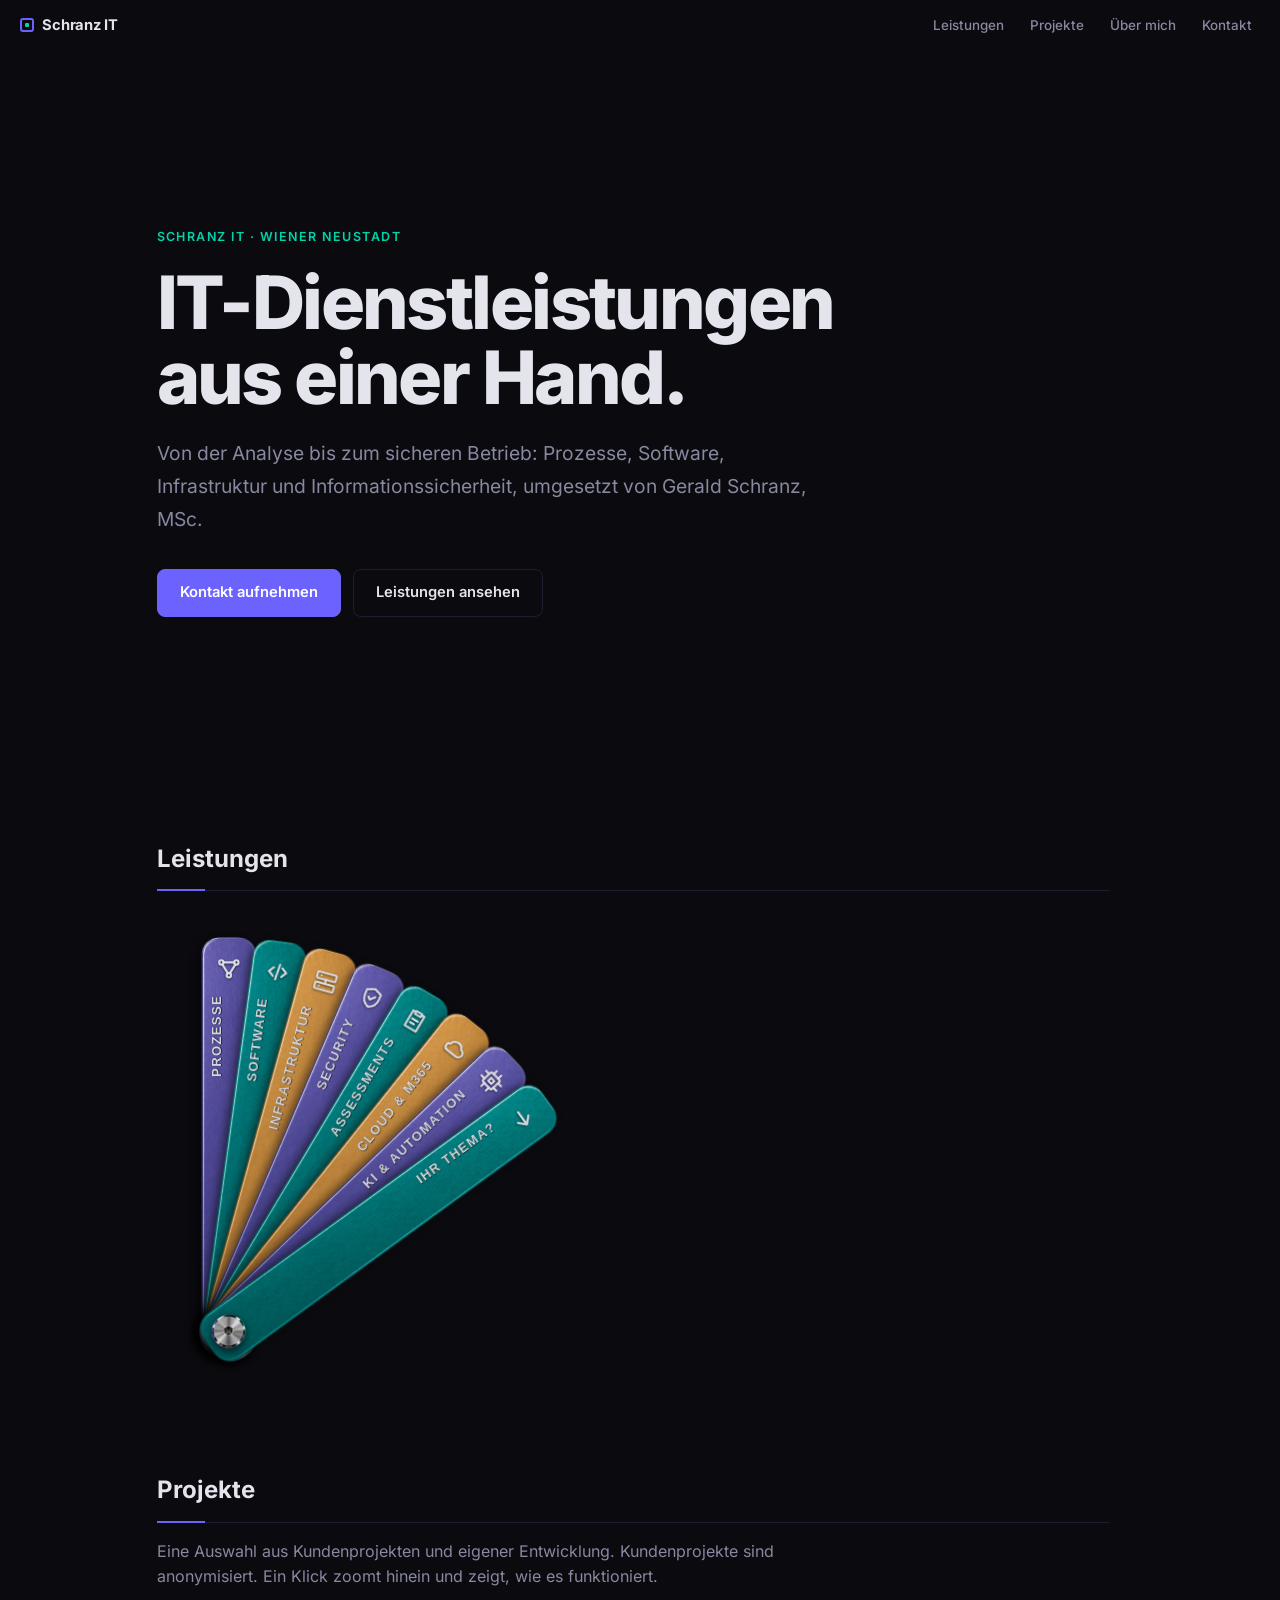
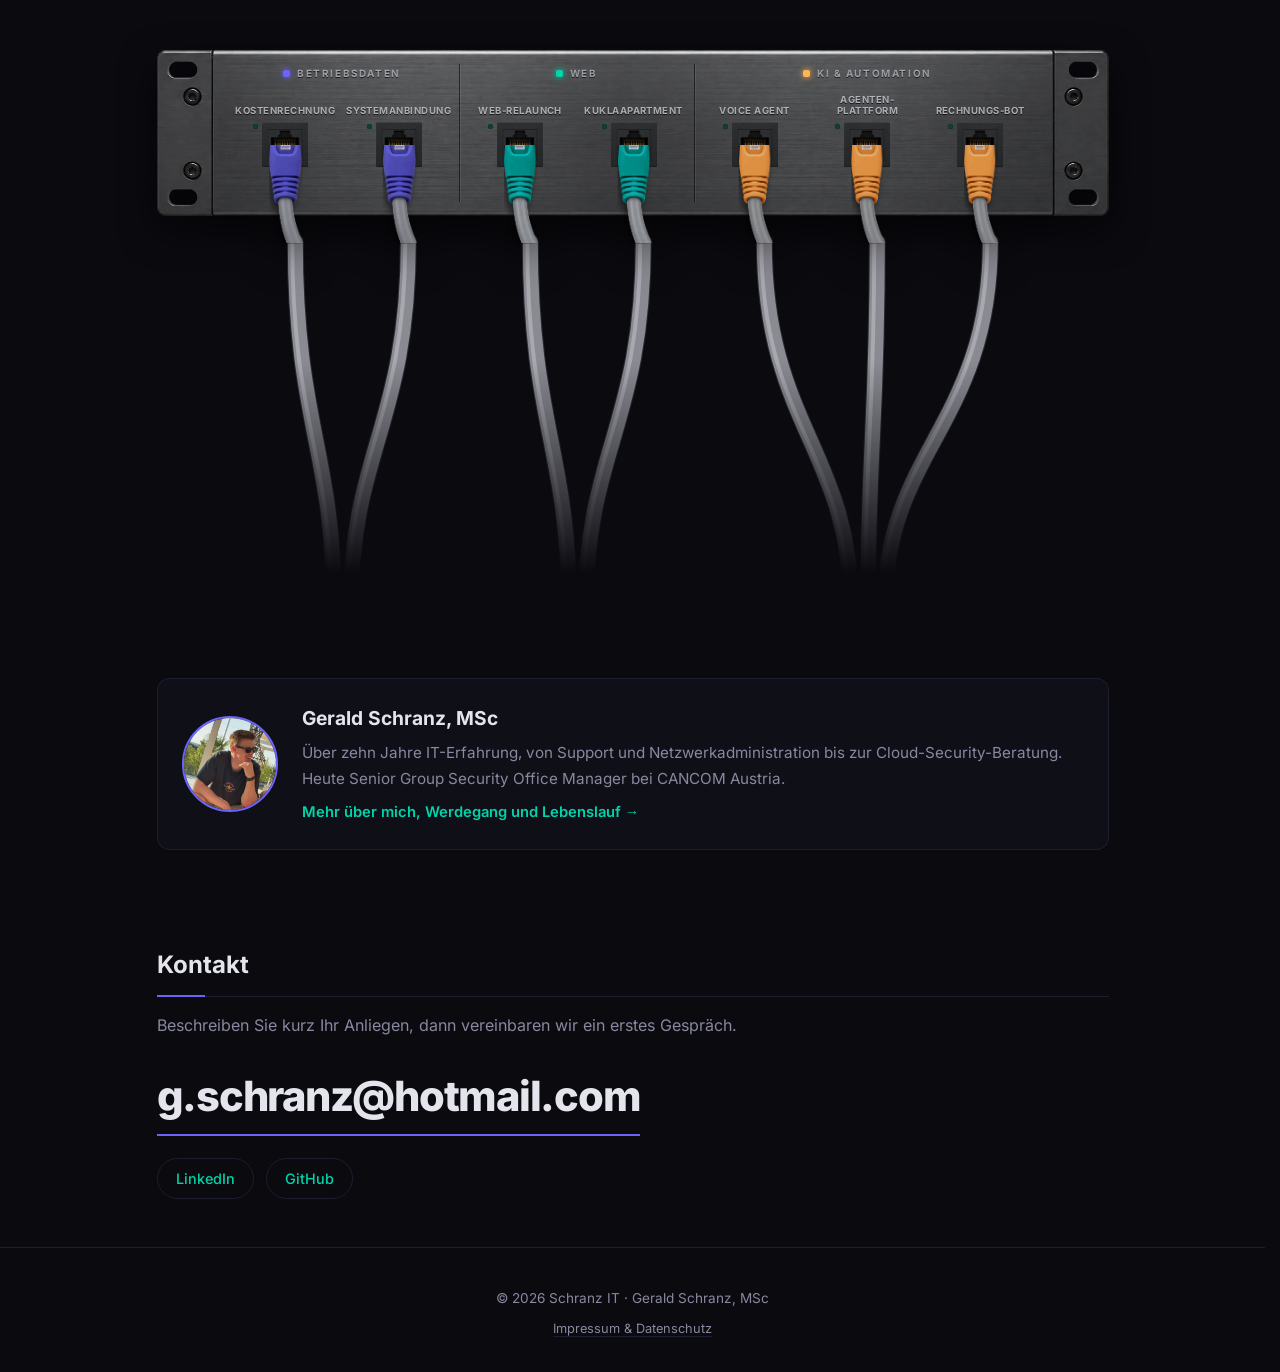
<file: index.html>
<!DOCTYPE html>
<html lang="de">
<head>
  <meta charset="UTF-8">
  <meta name="viewport" content="width=device-width, initial-scale=1.0">
  <meta name="description" content="Schranz IT – IT-Dienstleistungen aus Wiener Neustadt: Prozessoptimierung, Softwareentwicklung, System- und Netzwerk-Infrastruktur, Informationssicherheit und Assessments.">
  <title>Schranz IT – IT-Dienstleistungen | Gerald Schranz, MSc</title>
  <link rel="canonical" href="https://schranz-it.com/">
  <meta property="og:type" content="website">
  <meta property="og:site_name" content="Schranz IT">
  <meta property="og:locale" content="de_AT">
  <meta property="og:title" content="Schranz IT – IT-Dienstleistungen | Gerald Schranz, MSc">
  <meta property="og:description" content="Prozessoptimierung, Softwareentwicklung, System- und Netzwerk-Infrastruktur, Informationssicherheit und Assessments aus Wiener Neustadt.">
  <meta property="og:url" content="https://schranz-it.com/">
  <meta name="twitter:card" content="summary">
  <meta name="twitter:title" content="Schranz IT – IT-Dienstleistungen | Gerald Schranz, MSc">
  <meta name="twitter:description" content="Prozessoptimierung, Softwareentwicklung, System- und Netzwerk-Infrastruktur, Informationssicherheit und Assessments aus Wiener Neustadt.">
  <script type="application/ld+json">
  {
    "@context": "https://schema.org",
    "@type": "ProfessionalService",
    "name": "Schranz IT",
    "url": "https://schranz-it.com/",
    "description": "IT-Dienstleistungen aus Wiener Neustadt: Prozessoptimierung, Softwareentwicklung, System- und Netzwerk-Infrastruktur, Informationssicherheit und Assessments.",
    "founder": { "@type": "Person", "name": "Gerald Schranz, MSc" },
    "address": { "@type": "PostalAddress", "addressLocality": "Wiener Neustadt", "addressCountry": "AT" },
    "areaServed": { "@type": "Country", "name": "Österreich" },
    "knowsAbout": ["Prozessoptimierung", "Softwareentwicklung", "IT-Infrastruktur", "Informationssicherheit", "Cloud", "Künstliche Intelligenz"]
  }
  </script>
  <meta name="google-site-verification" content="061a092bc4430e7a">
  <meta name="google-site-verification" content="-a3eheZgzB0-BUqHjOb_Qx9B5T4hnTev9eYdQSYbncU">
  <link rel="icon" type="image/svg+xml" href="favicon.svg">
  <link rel="alternate icon" href="favicon.svg">
  <link rel="stylesheet" href="style.css">
  <script>try{if(!sessionStorage.getItem('heroIntroShown')&&!matchMedia('(prefers-reduced-motion: reduce)').matches){var r=document.documentElement;r.classList.add('splash-active','intro-hold','intro-run');setTimeout(function(){r.classList.remove('splash-active','intro-hold','intro-run')},7000)}}catch(e){}</script>
  <!-- Alte CV-Deep-Links (#about, #skills, …) auf die neue Über-mich-Seite umleiten.
       Diese Sektionen sind beim Relaunch von index.html nach ueber-mich.html gewandert. -->
  <script>
    (function () {
      var moved = ['about', 'certifications', 'education', 'experience', 'languages', 'skills'];
      var h = (location.hash || '').replace(/^#/, '');
      if (moved.indexOf(h) !== -1) { location.replace('/ueber-mich.html#' + h); }
    })();
  </script>
</head>
<body class="page-home">

  <div id="hero-splash" aria-hidden="true"><canvas></canvas></div>
  <script>
    // ── Hero-Intro: Warp-Tunnel (Canvas, native Geräteauflösung) ──
    // Läuft einmal pro Browser-Sitzung; ohne Video-Download, immer scharf.
    (function () {
      var root = document.documentElement;
      var splash = document.getElementById('hero-splash');
      if (!splash) return;
      if (!root.classList.contains('splash-active')) { splash.remove(); return; }

      var canvas = splash.querySelector('canvas');
      var ctx = canvas.getContext('2d');
      var DUR = 2000, REVEAL = .55, HIDE = .86, COUNT = 320;
      var W = 0, H = 0, dpr = 1, cx = 0, cy = 0, maxR = 0;
      var done = false, t0 = 0;
      var rays = [];
      for (var i = 0; i < COUNT; i++) {
        rays.push({
          a: Math.random() * Math.PI * 2,
          z: Math.random(),                 // 0 = Mitte, 1 = Rand
          v: .35 + Math.random() * .9,
          hue: Math.random() < .55 ? 0 : (Math.random() < .5 ? 1 : 2)
        });
      }
      var COLORS = ['108,99,255', '0,212,170', '235,235,245'];

      function resize() {
        dpr = Math.min(window.devicePixelRatio || 1, 3);
        W = window.innerWidth; H = window.innerHeight;
        canvas.width = Math.round(W * dpr);
        canvas.height = Math.round(H * dpr);
        ctx.setTransform(dpr, 0, 0, dpr, 0, 0);
        cx = W / 2; cy = H / 2;
        maxR = Math.hypot(cx, cy);
      }

      function draw(t, dt) {
        var speed = .25 + Math.pow(t, 2.2) * 5.2;
        ctx.fillStyle = 'rgb(10,10,15)';
        ctx.fillRect(0, 0, W, H);
        ctx.globalCompositeOperation = 'lighter';
        ctx.lineCap = 'round';
        for (var i = 0; i < rays.length; i++) {
          var r = rays[i];
          var z0 = r.z;
          r.z += r.v * speed * dt;
          if (r.z >= 1.15) { r.z = Math.random() * .05; r.a = Math.random() * Math.PI * 2; z0 = r.z; }
          var e0 = z0 * z0, e1 = r.z * r.z;
          var r0 = e0 * maxR * 1.05, r1 = e1 * maxR * 1.05;
          var ca = Math.cos(r.a), sa = Math.sin(r.a);
          var alpha = Math.min(1, e1 * 1.6) * (.35 + .65 * Math.min(1, t * 2));
          ctx.strokeStyle = 'rgba(' + COLORS[r.hue] + ',' + alpha.toFixed(3) + ')';
          ctx.lineWidth = .6 + e1 * 2.4;
          ctx.beginPath();
          ctx.moveTo(cx + ca * r0, cy + sa * r0);
          ctx.lineTo(cx + ca * r1, cy + sa * r1);
          ctx.stroke();
        }
        ctx.globalCompositeOperation = 'source-over';
        var glow = ctx.createRadialGradient(cx, cy, 0, cx, cy, maxR * (.12 + t * .5));
        var burst = t > .7 ? (t - .7) / .3 : 0;
        glow.addColorStop(0, 'rgba(150,140,255,' + (.18 * t + burst * burst * .5).toFixed(3) + ')');
        glow.addColorStop(1, 'rgba(108,99,255,0)');
        ctx.fillStyle = glow;
        ctx.fillRect(0, 0, W, H);
      }

      var revealed = false, hiding = false;
      function reveal() {
        if (revealed) return;
        revealed = true;
        root.classList.remove('intro-hold');
      }
      function hide() {
        if (hiding) return;
        hiding = true;
        splash.classList.add('hide');
      }
      function finish() {
        if (done) return;
        done = true;
        reveal(); hide();
        root.classList.remove('splash-active');
        try { sessionStorage.setItem('heroIntroShown', '1'); } catch (e) {}
        setTimeout(function () { root.classList.remove('intro-run'); }, 1500);
        setTimeout(function () { splash.remove(); }, 900);
      }

      var last = 0;
      function frame(now) {
        if (done) return;
        if (!t0) { t0 = now; last = now; }
        var t = Math.min((now - t0) / DUR, 1);
        var dt = Math.min((now - last) / 1000, .05);
        last = now;
        draw(t, dt);
        if (t >= REVEAL) reveal();
        if (t >= HIDE) hide();
        if (t >= 1) { finish(); return; }
        requestAnimationFrame(frame);
      }

      resize();
      if (window.ResizeObserver) new ResizeObserver(resize).observe(splash);
      else window.addEventListener('resize', resize);
      setTimeout(finish, 4000);
      requestAnimationFrame(frame);
    })();
  </script>

  <div id="circuit-fx" aria-hidden="true"></div>

  <div id="progress-bar"></div>

  <nav id="site-nav" aria-label="Hauptnavigation">
    <a class="nav-brand" href="#top" aria-label="Schranz IT – Startseite"><span class="nav-mark" aria-hidden="true"></span>Schranz IT</a>
    <button type="button" class="nav-toggle" aria-expanded="false" aria-controls="nav-links" aria-label="Menü öffnen">
      <span class="nav-toggle-bar" aria-hidden="true"></span>
    </button>
    <div class="nav-links" id="nav-links">
      <a href="#services">Leistungen</a>
      <a href="#projects">Projekte</a>
      <a href="ueber-mich.html">Über mich</a>
      <a href="#contact">Kontakt</a>
    </div>
  </nav>

  <header class="hero" id="top">
    <div class="container">
      <p class="hero-eyebrow">Schranz IT · Wiener Neustadt</p>
      <h1>IT-Dienstleistungen<br>aus einer Hand.</h1>
      <p class="hero-lead">Von der Analyse bis zum sicheren Betrieb: Prozesse, Software, Infrastruktur und Informationssicherheit, umgesetzt von Gerald Schranz, MSc.</p>
      <div class="hero-actions">
        <a class="btn btn-primary" href="#contact">Kontakt aufnehmen</a>
        <a class="btn" href="#services">Leistungen ansehen</a>
      </div>
    </div>
  </header>

  <main class="container">

    <!-- Leistungen -->
    <section id="services" class="reveal">
      <h2>Leistungen</h2>
      <div class="fan-wrap" id="fan">
        <div class="fan-stage" role="tablist" aria-label="Leistungen"></div>
        <div class="fan-detail" role="tabpanel" aria-live="polite"></div>
      </div>
      <div class="svc-grid" id="svc-list">
        <article class="svc-card" data-short="Prozesse">
          <svg class="svc-icon" viewBox="0 0 24 24" fill="none" stroke="currentColor" stroke-width="1.5" stroke-linecap="round" stroke-linejoin="round" aria-hidden="true"><circle cx="5" cy="6" r="2"/><circle cx="19" cy="6" r="2"/><circle cx="12" cy="18" r="2"/><path d="M7 6h10M6 8l5 8M18 8l-5 8"/></svg>
          <h3>Prozessoptimierung</h3>
          <p>Abläufe analysieren, Medienbrüche und Doppelerfassungen aufdecken und dort automatisieren, wo es sich rechnet.</p>
        </article>
        <article class="svc-card" data-short="Software">
          <svg class="svc-icon" viewBox="0 0 24 24" fill="none" stroke="currentColor" stroke-width="1.5" stroke-linecap="round" stroke-linejoin="round" aria-hidden="true"><path d="M8 8l-4 4 4 4M16 8l4 4-4 4M13.5 5l-3 14"/></svg>
          <h3>Softwareentwicklung</h3>
          <p>Web-Anwendungen, Schnittstellen und Auswertungen, von der Ablöse gewachsener Excel- und Access-Lösungen bis zur eigenen Anwendung.</p>
        </article>
        <article class="svc-card" data-short="Infrastruktur">
          <svg class="svc-icon" viewBox="0 0 24 24" fill="none" stroke="currentColor" stroke-width="1.5" stroke-linecap="round" stroke-linejoin="round" aria-hidden="true"><rect x="3" y="4" width="18" height="6" rx="1"/><rect x="3" y="14" width="18" height="6" rx="1"/><path d="M7 7h.01M7 17h.01M12 10v4"/></svg>
          <h3>System- & Netzwerk-Infrastruktur</h3>
          <p>Planung, Konfiguration und Betreuung von Servern, Netzwerken und Clients, inklusive Diensten wie DNS und DHCP.</p>
        </article>
        <article class="svc-card" data-short="Security">
          <svg class="svc-icon" viewBox="0 0 24 24" fill="none" stroke="currentColor" stroke-width="1.5" stroke-linecap="round" stroke-linejoin="round" aria-hidden="true"><path d="M12 3l7 3v5c0 4.5-3 8.2-7 10-4-1.8-7-5.5-7-10V6l7-3z"/><path d="M9 12l2 2 4-4"/></svg>
          <h3>Informationssicherheit</h3>
          <p>Sicherheitskonzepte, Härtung, Rechte- und Identitätsmanagement sowie Security-Lösungen im Microsoft-Umfeld.</p>
        </article>
        <article class="svc-card" data-short="Assessments">
          <svg class="svc-icon" viewBox="0 0 24 24" fill="none" stroke="currentColor" stroke-width="1.5" stroke-linecap="round" stroke-linejoin="round" aria-hidden="true"><path d="M9 4h6v3H9z"/><path d="M8 5H6v16h12V5h-2"/><path d="M9 12h6M9 16h4"/></svg>
          <h3>Assessments</h3>
          <p>Bestandsaufnahme von IT, Sicherheit und Prozessen, mit priorisierten und umsetzbaren Empfehlungen statt dicker Berichte.</p>
        </article>
        <article class="svc-card" data-short="Cloud &amp; M365">
          <svg class="svc-icon" viewBox="0 0 24 24" fill="none" stroke="currentColor" stroke-width="1.5" stroke-linecap="round" stroke-linejoin="round" aria-hidden="true"><path d="M7 18h10a4 4 0 0 0 .5-8 6 6 0 0 0-11.4 1.5A3.3 3.3 0 0 0 7 18z"/></svg>
          <h3>Cloud & Microsoft 365</h3>
          <p>Azure-Infrastruktur und Migration, Modern Workplace mit Microsoft 365, Exchange Online und Teams.</p>
        </article>
        <article class="svc-card" data-short="KI &amp; Automation">
          <svg class="svc-icon" viewBox="0 0 24 24" fill="none" stroke="currentColor" stroke-width="1.5" stroke-linecap="round" stroke-linejoin="round" aria-hidden="true"><rect x="6" y="6" width="12" height="12" rx="2"/><path d="M9 2v4M15 2v4M9 18v4M15 18v4M2 9h4M2 15h4M18 9h4M18 15h4"/><path d="M10 10h4v4h-4z"/></svg>
          <h3>KI-Integration & Automatisierung</h3>
          <p>KI-Assistenten, Agenten und Workflows, die sich in bestehende Abläufe und Systeme einfügen.</p>
        </article>
        <a class="svc-card svc-cta" href="#contact">
          <h3>Ihr Thema fehlt?</h3>
          <p>Schreiben Sie mir, worum es geht. Viele Aufgaben liegen zwischen diesen Feldern.</p>
          <span class="svc-cta-arrow" aria-hidden="true">→</span>
        </a>
      </div>
    </section>

    <!-- Projects -->
    <section id="projects" class="reveal">
      <h2>Projekte</h2>
      <p class="sec-lead">Eine Auswahl aus Kundenprojekten und eigener Entwicklung. Kundenprojekte sind anonymisiert. Ein Klick zoomt hinein und zeigt, wie es funktioniert.</p>
      <div class="pf" id="pf" data-state="map">
        <div class="pf-stage">
          <canvas aria-hidden="true"></canvas>
        </div>
        <aside class="pf-panel" aria-live="polite"></aside>
      </div>
      <div class="project-grid pf-list" id="pf-list">
        <div class="project-card" data-id="kosten" data-cluster="data" data-short="Kostenrechnung" data-title="Kostenrechnungs-Viewer">
          <h3>Kostenrechnungs-Viewer</h3>
          <div class="desc">Ersetzt die gewachsene Access-Kostenrechnung eines Futtermittelherstellers. Die Anwendung liest das ERP live per SQL (nur lesend), bewertet Artikel mit Rezept- und Rohstoffpreisen und berechnet Wareneinsatz, Marge und Umlagenschlüssel. Fehlbuchungen werden mit Belegnummer gemeldet statt still korrigiert, und jede Zahl bleibt nachvollziehbar, auch wenn ein Ersatzwert eingesprungen ist.</div>
          <div class="tech-stack"><span>Python</span><span>FastAPI</span><span>HTMX</span><span>SQLite</span><span>Windows-Dienst</span></div>
        </div>
        <div class="project-card" data-id="api" data-cluster="data" data-short="Systemanbindung" data-title="Systemanbindung per API" data-status="In Entwicklung">
          <h3>Systemanbindung per API</h3>
          <div class="desc">Grundgerüst, das den VPN- und Remote-Zugriff auf das Bestellsystem eines Lieferanten durch eine API-Anbindung ablösen soll. Client, Datenmodelle und Authentifizierung stehen. Der Zugriff läuft vorerst über den bestehenden VPN, die API-Spezifikation des Lieferanten steht noch aus.</div>
          <div class="tech-stack"><span>Python</span><span>REST</span><span>pytest</span></div>
        </div>
        <div class="project-card" data-id="web" data-cluster="web" data-short="Web-Relaunch" data-title="Web-Relaunch">
          <h3>Web-Relaunch</h3>
          <div class="desc">Entwurf für die neue Website eines Herstellers, mit Hero-Video und einer Relaunch-Übersicht für die Abstimmung. Statisch über Caddy auf Railway ausgeliefert, die Vorschau ist für Suchmaschinen gesperrt.</div>
          <div class="tech-stack"><span>HTML/CSS</span><span>Caddy</span><span>Railway</span></div>
        </div>
        <div class="project-card" data-id="kukla" data-cluster="web" data-short="KuklaApartment" data-title="KuklaApartment">
          <h3><a href="https://github.com/gschranz/KuklaApartment" target="_blank" rel="noopener">KuklaApartment ↗</a> · <a href="https://apartment-am-stadtpark.at" target="_blank" rel="noopener">Live ↗</a></h3>
          <div class="desc">Vermietungs-Website für „Apartment am Stadtpark" in Wiener Neustadt mit modernem Booking-Flow.</div>
          <div class="tech-stack"><span>Next.js</span><span>TypeScript</span><span>Tailwind CSS</span></div>
        </div>
        <div class="project-card" data-id="voice" data-cluster="ai" data-short="Voice Agent" data-title="Voice Agent">
          <h3>Voice Agent</h3>
          <div class="desc">Sprachassistent im Browser: Push-to-Talk, Whisper für die Spracherkennung, GPT für die Antwort und ElevenLabs für die Stimme. Aus einem fertigen ConvAI-Widget zu einer eigenen Pipeline mit Express-Backend und Next.js-Frontend umgebaut.</div>
          <div class="tech-stack"><span>TypeScript</span><span>Next.js</span><span>Express</span><span>Whisper</span><span>ElevenLabs</span></div>
        </div>
        <div class="project-card" data-id="agent" data-cluster="ai" data-short="Agenten-Plattform" data-title="Agenten-Plattform">
          <h3><a href="https://github.com/gschranz/hermes-agent-fork" target="_blank" rel="noopener">Agenten-Plattform (Hermes Fork) ↗</a></h3>
          <div class="desc">Eigenes Deployment des Hermes-Agenten auf Railway: Chat über Discord und Telegram, lokale Spracherkennung mit faster-whisper, E-Mail-Versand und austauschbare KI-Provider. Dient als persönlicher Assistent, Automatisierungsbasis und Experimentierfeld.</div>
          <div class="tech-stack"><span>Python</span><span>Docker</span><span>Railway</span></div>
        </div>
        <div class="project-card" data-id="bot" data-cluster="ai" data-short="Rechnungs-Bot" data-title="Rechnungs-Bot">
          <h3>Rechnungs-Bot</h3>
          <div class="desc">n8n-Workflow, der per Telegram-Nachricht eine Rechnung als PDF über CraftMyPDF erzeugt und zurückschickt.</div>
          <div class="tech-stack"><span>n8n</span><span>Telegram</span><span>CraftMyPDF</span></div>
        </div>
      </div>
    </section>

    <!-- Über mich (Teaser) -->
    <section id="about-teaser" class="reveal">
      <div class="teaser">
        <img class="teaser-img" src="avatar.jpg" alt="Gerald Schranz" width="96" height="96">
        <div>
          <h2 class="teaser-title">Gerald Schranz, MSc</h2>
          <p>Über zehn Jahre IT-Erfahrung, von Support und Netzwerkadministration bis zur Cloud-Security-Beratung. Heute Senior Group Security Office Manager bei CANCOM Austria.</p>
          <a class="teaser-link" href="ueber-mich.html">Mehr über mich, Werdegang und Lebenslauf →</a>
        </div>
      </div>
    </section>

    <!-- Kontakt -->
    <section id="contact" class="reveal">
      <h2>Kontakt</h2>
      <p class="sec-lead">Beschreiben Sie kurz Ihr Anliegen, dann vereinbaren wir ein erstes Gespräch.</p>
      <a class="contact-mail" href="mailto:g.schranz@hotmail.com">g.schranz@hotmail.com</a>
      <div class="contact-links">
        <a href="https://at.linkedin.com/in/gerald-schranz-02083bab" target="_blank" rel="noopener">LinkedIn</a>
        <a href="https://github.com/gschranz" target="_blank" rel="noopener">GitHub</a>
      </div>
    </section>

  </main>

  <footer>
    <div class="container">
      <p>© 2026 Schranz IT · Gerald Schranz, MSc</p>
      <button type="button" class="legal-toggle" aria-expanded="false" aria-controls="legal-info" onclick="this.setAttribute('aria-expanded', document.getElementById('legal-info').classList.toggle('show'))">Impressum &amp; Datenschutz</button>
      <div id="legal-info" class="legal-section">
        <h3>Impressum</h3>
        <p><strong>Schranz IT – Gerald Schranz, MSc</strong> (Einzelunternehmen)<br>
        Moosgasse 8, 2700 Wiener Neustadt, Österreich<br>
        E-Mail: <a href="mailto:g.schranz@hotmail.com">g.schranz@hotmail.com</a></p>
        <p><strong>Unternehmensgegenstand:</strong> IT-Dienstleistungen<br>
        <strong>Steuernummer:</strong> 09 365/3061</p>

        <h3 style="margin-top:16px;">Datenschutzerklärung</h3>
        <p><strong>Verantwortlicher:</strong> Gerald Schranz, MSc, Moosgasse 8, 2700 Wiener Neustadt (<a href="mailto:g.schranz@hotmail.com">g.schranz@hotmail.com</a>)</p>
        <p><strong>Personenbezogene Daten:</strong> Diese Website erhebt und verarbeitet keine personenbezogenen Daten. Es werden keine Cookies, Tracking-Tools oder Analyse-Dienste eingesetzt. Schrift, Bilder und Videos werden lokal vom Server ausgeliefert — es erfolgt keine Verbindung zu Servern Dritter.</p>
        <p><strong>Kontaktaufnahme:</strong> Bei E-Mail-Kontakt wird die Korrespondenz vertraulich behandelt und nicht an Dritte weitergegeben.</p>
        <p><strong>Server-Logfiles:</strong> Beim Abruf der Seite werden durch den Hosting-Anbieter technisch notwendige Logdaten (IP, Uhrzeit, aufgerufene Seite) verarbeitet. Diese Daten werden nicht mit anderen Datenquellen zusammengeführt.</p>
        <p><strong>Ihre Rechte:</strong> Ihnen stehen die Rechte auf Auskunft, Berichtigung, Löschung, Einschränkung der Verarbeitung und Datenübertragbarkeit zu. Bei Fragen kontaktieren Sie mich bitte per E-Mail.</p>
      </div>
    </div>
  </footer>

  <script src="site.js"></script>
  <script src="services.js" defer></script>
  <script src="portfolio.js" defer></script>
  <script src="circuit.js" defer></script>
</body>
</html>
</file>
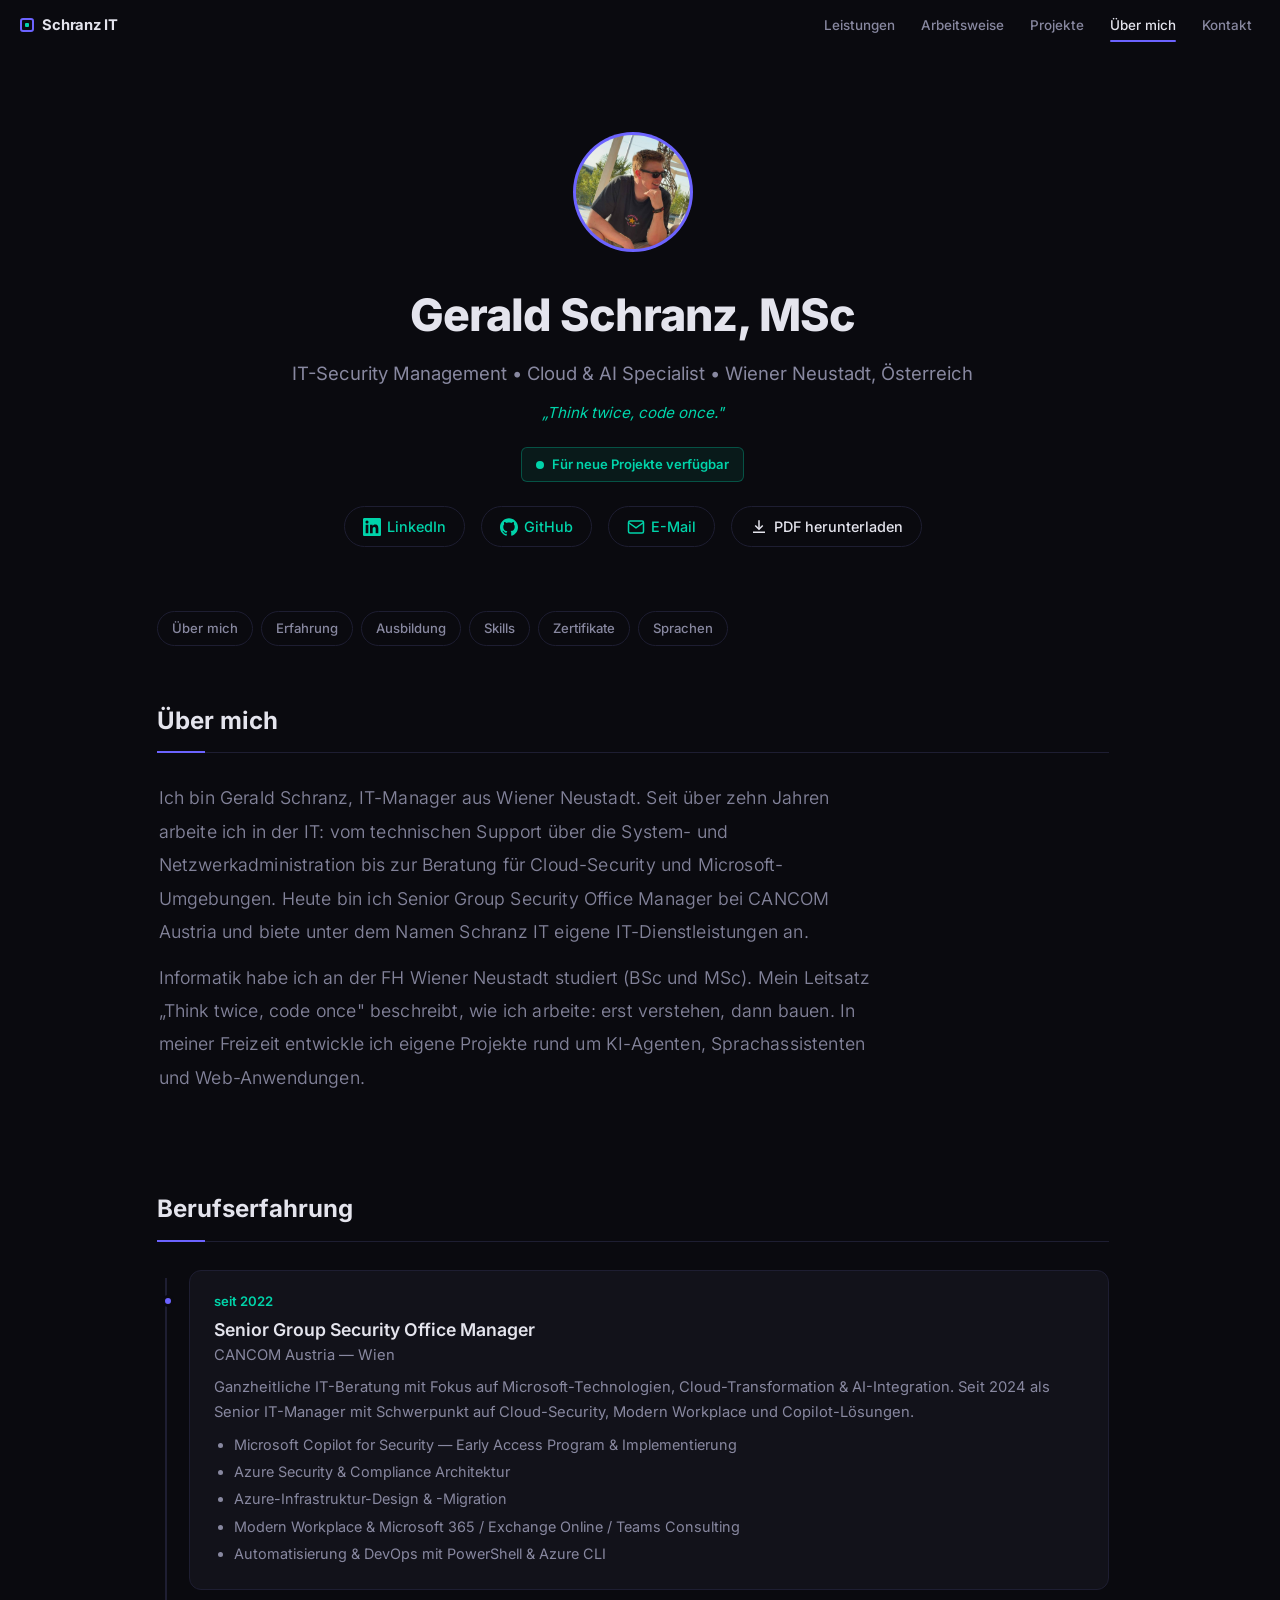
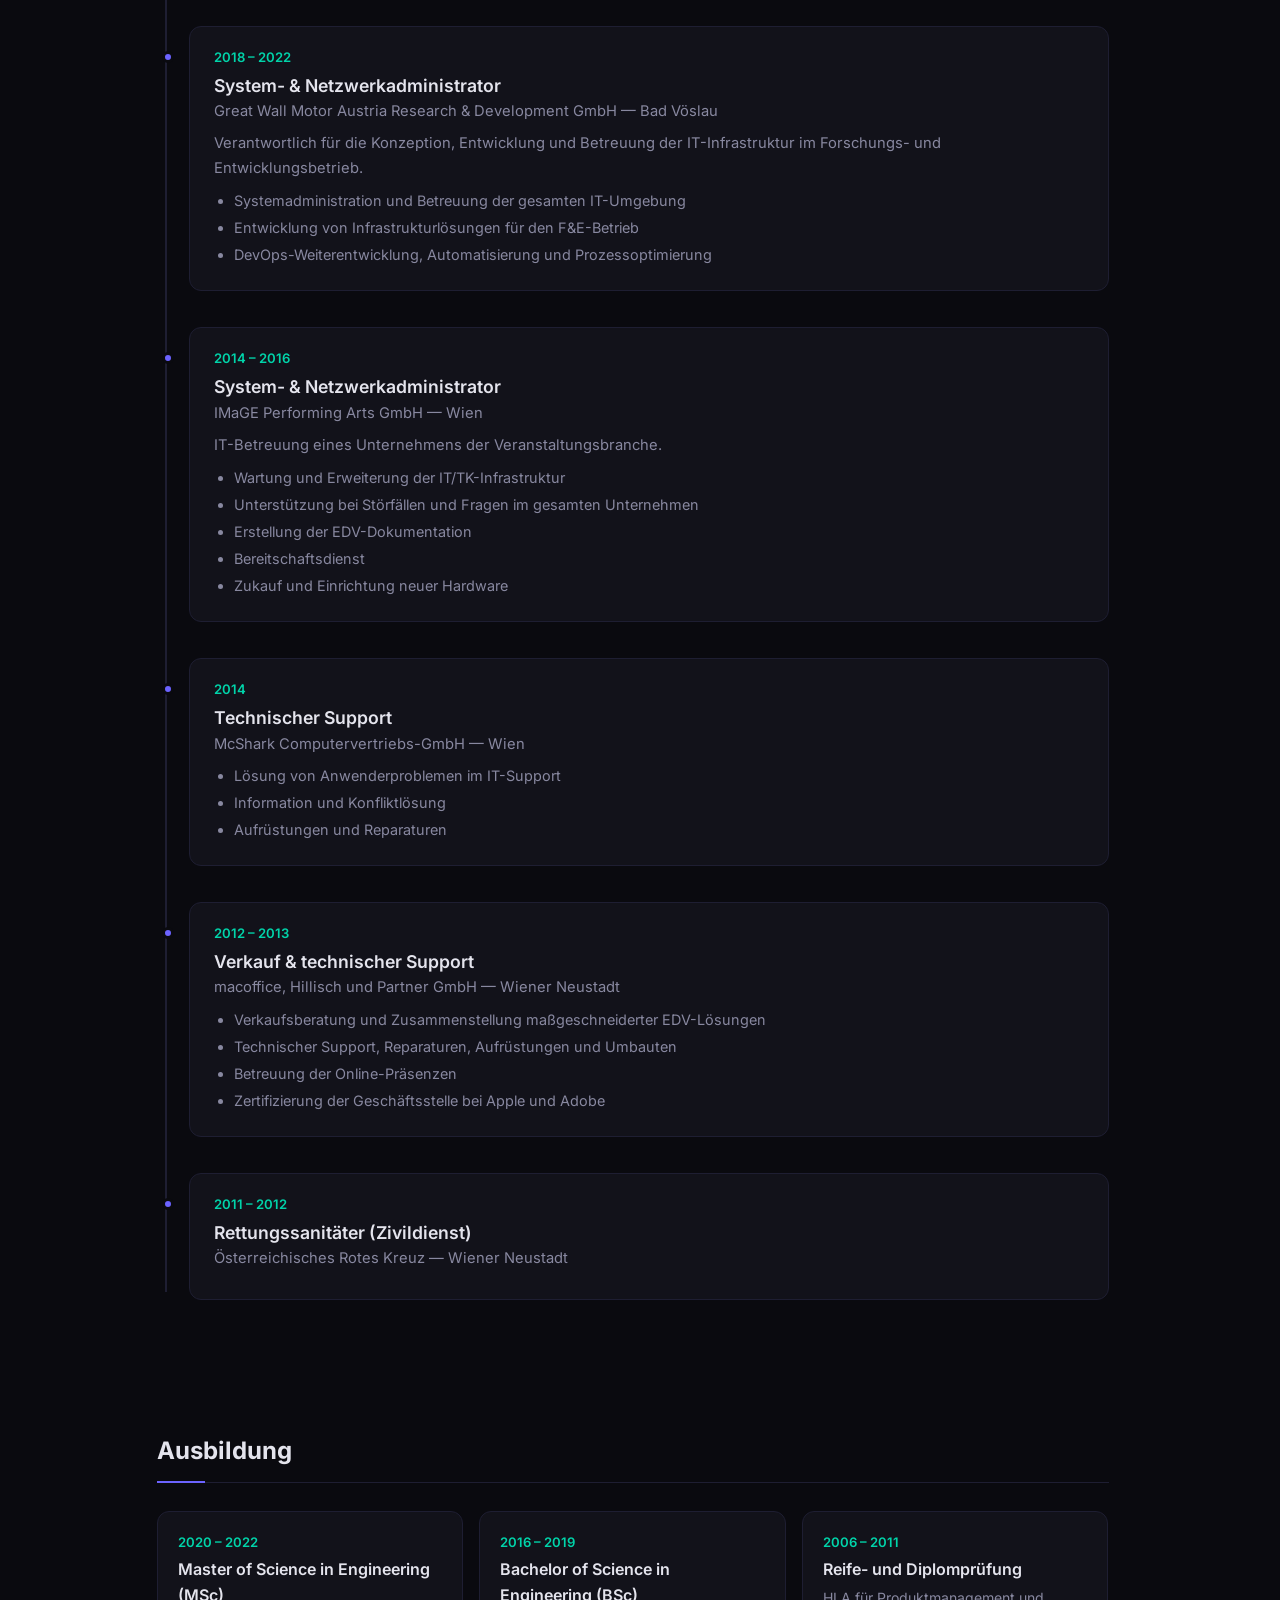
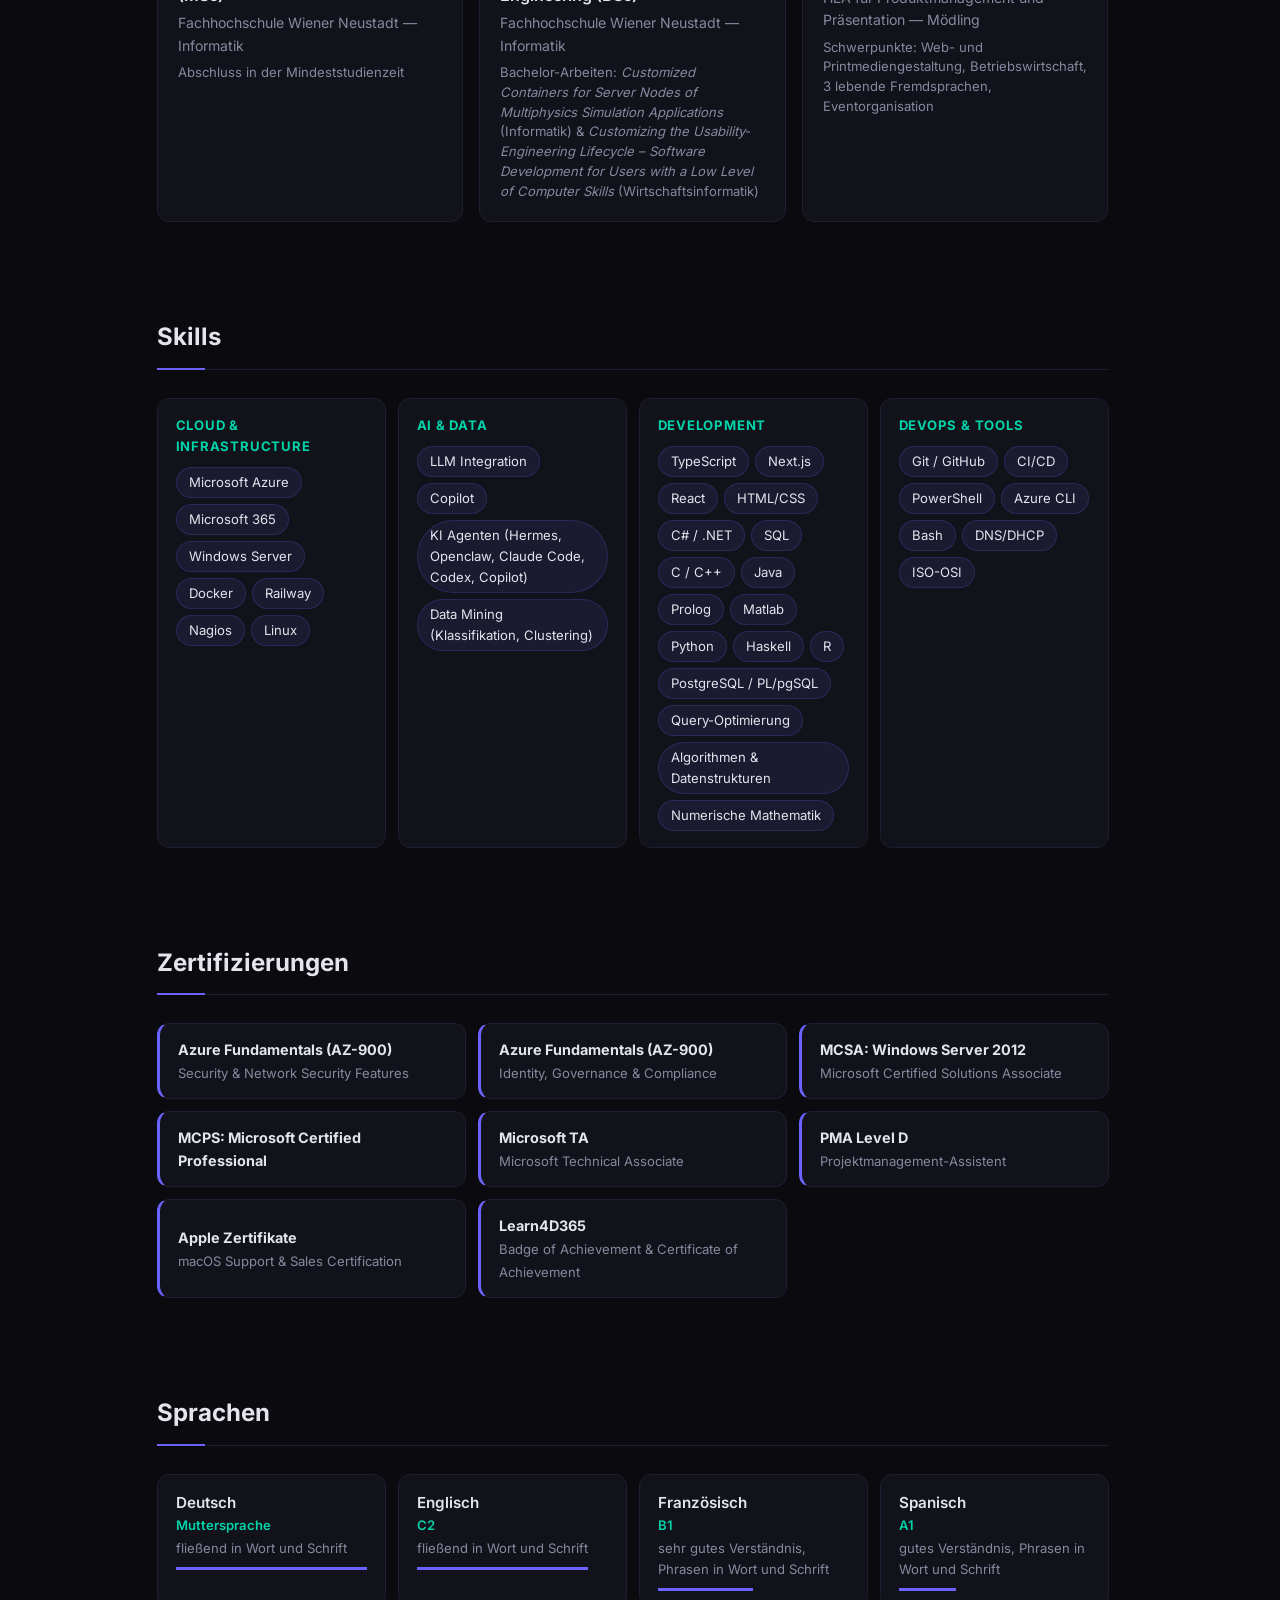
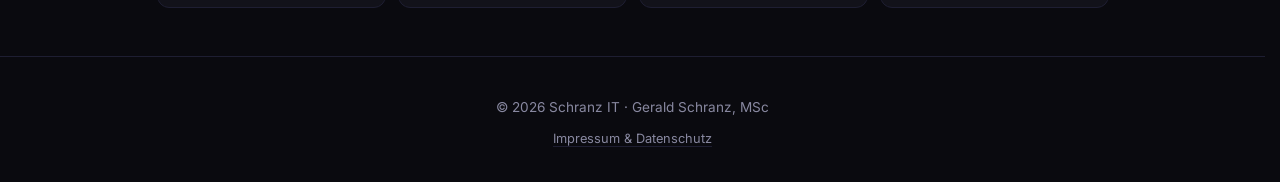
<file: ueber-mich.html>
<!DOCTYPE html>
<html lang="de">
<head>
  <meta charset="UTF-8">
  <meta name="viewport" content="width=device-width, initial-scale=1.0">
  <meta name="description" content="Gerald Schranz, MSc – Werdegang, Erfahrung, Ausbildung, Skills und Zertifizierungen. Lebenslauf als PDF.">
  <title>Über mich – Gerald Schranz, MSc | Schranz IT</title>
  <link rel="canonical" href="https://schranz-it.com/ueber-mich.html">
  <meta property="og:type" content="profile">
  <meta property="og:site_name" content="Schranz IT">
  <meta property="og:locale" content="de_AT">
  <meta property="og:title" content="Über mich – Gerald Schranz, MSc | Schranz IT">
  <meta property="og:description" content="Gerald Schranz, MSc – Werdegang, Erfahrung, Ausbildung, Skills und Zertifizierungen. Lebenslauf als PDF.">
  <meta property="og:url" content="https://schranz-it.com/ueber-mich.html">
  <meta name="twitter:card" content="summary">
  <meta name="twitter:title" content="Über mich – Gerald Schranz, MSc | Schranz IT">
  <meta name="twitter:description" content="Gerald Schranz, MSc – Werdegang, Erfahrung, Ausbildung, Skills und Zertifizierungen.">
  <script type="application/ld+json">
  {
    "@context": "https://schema.org",
    "@type": "Person",
    "name": "Gerald Schranz, MSc",
    "jobTitle": "IT-Security Management & Cloud & AI Specialist",
    "url": "https://schranz-it.com/ueber-mich.html",
    "address": { "@type": "PostalAddress", "addressLocality": "Wiener Neustadt", "addressCountry": "AT" },
    "worksFor": { "@type": "Organization", "name": "Schranz IT", "url": "https://schranz-it.com/" }
  }
  </script>
  <link rel="icon" type="image/svg+xml" href="favicon.svg">
  <link rel="alternate icon" href="favicon.svg">
  <link rel="stylesheet" href="style.css">
</head>
<body class="page-about">

  <div id="circuit-fx" aria-hidden="true"></div>

  <div id="progress-bar"></div>

  <nav id="site-nav" aria-label="Hauptnavigation">
    <a class="nav-brand" href="index.html" aria-label="Schranz IT – Startseite"><span class="nav-mark" aria-hidden="true"></span>Schranz IT</a>
    <button type="button" class="nav-toggle" aria-expanded="false" aria-controls="nav-links" aria-label="Menü öffnen">
      <span class="nav-toggle-bar" aria-hidden="true"></span>
    </button>
    <div class="nav-links" id="nav-links">
      <a href="index.html#services">Leistungen</a>
      <a href="index.html#approach">Arbeitsweise</a>
      <a href="index.html#projects">Projekte</a>
      <a href="ueber-mich.html" aria-current="page">Über mich</a>
      <a href="index.html#contact">Kontakt</a>
    </div>
  </nav>

  <header class="profile">
    <div class="avatar"><img src="avatar.jpg" alt="Gerald Schranz"></div>
    <h1>Gerald Schranz, MSc</h1>
    <p class="subtitle">IT-Security Management &bull; Cloud &amp; AI Specialist &bull; Wiener Neustadt, Österreich</p>
    <p class="motto">„Think twice, code once."</p>
    <div class="badge-available">
      <span class="dot"></span>
      Für neue Projekte verfügbar
    </div>
    <div class="header-links">
      <a href="https://at.linkedin.com/in/gerald-schranz-02083bab" target="_blank" rel="noopener">
        <svg width="18" height="18" viewBox="0 0 24 24" fill="currentColor"><path d="M20.447 20.452h-3.554v-5.569c0-1.328-.027-3.037-1.852-3.037-1.853 0-2.136 1.445-2.136 2.939v5.667H9.351V9h3.414v1.561h.046c.477-.9 1.637-1.85 3.37-1.85 3.601 0 4.267 2.37 4.267 5.455v6.286zM5.337 7.433a2.062 2.062 0 0 1-2.063-2.065 2.064 2.064 0 1 1 2.063 2.065zm1.782 13.019H3.555V9h3.564v11.452zM22.225 0H1.771C.792 0 0 .774 0 1.729v20.542C0 23.227.792 24 1.771 24h20.451C23.2 24 24 23.227 24 22.271V1.729C24 .774 23.2 0 22.222 0h.003z"/></svg>
        LinkedIn
      </a>
      <a href="https://github.com/gschranz" target="_blank" rel="noopener">
        <svg width="18" height="18" viewBox="0 0 24 24" fill="currentColor"><path d="M12 .297c-6.63 0-12 5.373-12 12 0 5.303 3.438 9.8 8.205 11.385.6.113.82-.258.82-.577 0-.285-.01-1.04-.015-2.04-3.338.724-4.042-1.61-4.042-1.61C4.422 18.07 3.633 17.7 3.633 17.7c-1.087-.744.084-.729.084-.729 1.205.084 1.838 1.236 1.838 1.236 1.07 1.835 2.809 1.305 3.495.998.108-.776.417-1.305.76-1.605-2.665-.3-5.466-1.332-5.466-5.93 0-1.31.465-2.38 1.235-3.22-.135-.303-.54-1.523.105-3.176 0 0 1.005-.322 3.3 1.23.96-.267 1.98-.399 3-.405 1.02.006 2.04.138 3 .405 2.28-1.552 3.285-1.23 3.285-1.23.645 1.653.24 2.873.12 3.176.765.84 1.23 1.91 1.23 3.22 0 4.61-2.805 5.625-5.475 5.92.42.36.81 1.096.81 2.22 0 1.606-.015 2.896-.015 3.286 0 .315.21.69.825.57C20.565 22.092 24 17.592 24 12.297c0-6.627-5.373-12-12-12"/></svg>
        GitHub
      </a>
      <a href="mailto:g.schranz@hotmail.com">
        <svg width="18" height="18" viewBox="0 0 24 24" fill="none" stroke="currentColor" stroke-width="2"><path d="M4 4h16c1.1 0 2 .9 2 2v12c0 1.1-.9 2-2 2H4c-1.1 0-2-.9-2-2V6c0-1.1.9-2 2-2z"/><polyline points="22,6 12,13 2,6"/></svg>
        E-Mail
      </a>
      <button type="button" class="pdf-download-btn" onclick="downloadCvPdf()">
        <svg width="18" height="18" viewBox="0 0 24 24" fill="none" stroke="currentColor" stroke-width="2"><path d="M12 3v12"/><polyline points="7,10 12,15 17,10"/><path d="M4 19h16"/></svg>
        <span class="pdf-btn-label">PDF herunterladen</span>
      </button>
    </div>
  </header>

  <main class="container">

    <nav class="subnav" aria-label="Abschnitte dieser Seite">
      <a href="#about">Über mich</a>
      <a href="#experience">Erfahrung</a>
      <a href="#education">Ausbildung</a>
      <a href="#skills">Skills</a>
      <a href="#certifications">Zertifikate</a>
      <a href="#languages">Sprachen</a>
    </nav>

    <!-- About -->
    <section id="about" class="reveal">
      <h2>Über mich</h2>
      <div class="about-text">
        <p>Ich bin Gerald Schranz, IT-Manager aus Wiener Neustadt. Seit über zehn Jahren arbeite ich in der IT: vom technischen Support über die System- und Netzwerkadministration bis zur Beratung für Cloud-Security und Microsoft-Umgebungen. Heute bin ich Senior Group Security Office Manager bei CANCOM Austria und biete unter dem Namen Schranz IT eigene IT-Dienstleistungen an.</p>
        <p style="margin-top: 12px;">Informatik habe ich an der FH Wiener Neustadt studiert (BSc und MSc). Mein Leitsatz „Think twice, code once" beschreibt, wie ich arbeite: erst verstehen, dann bauen. In meiner Freizeit entwickle ich eigene Projekte rund um KI-Agenten, Sprachassistenten und Web-Anwendungen.</p>
      </div>
    </section>

    <!-- Experience -->
    <section id="experience" class="reveal">
      <h2>Berufserfahrung</h2>
      <div class="timeline">

        <div class="timeline-item">
          <div class="date">seit 2022</div>
          <h3>Senior Group Security Office Manager</h3>
          <div class="company">CANCOM Austria — Wien</div>
          <p>Ganzheitliche IT-Beratung mit Fokus auf Microsoft-Technologien, Cloud-Transformation &amp; AI-Integration. Seit 2024 als Senior IT-Manager mit Schwerpunkt auf Cloud-Security, Modern Workplace und Copilot-Lösungen.</p>
          <ul>
            <li>Microsoft Copilot for Security — Early Access Program &amp; Implementierung</li>
            <li>Azure Security &amp; Compliance Architektur</li>
            <li>Azure-Infrastruktur-Design &amp; -Migration</li>
            <li>Modern Workplace &amp; Microsoft 365 / Exchange Online / Teams Consulting</li>
            <li>Automatisierung &amp; DevOps mit PowerShell &amp; Azure CLI</li>
          </ul>
        </div>

        <div class="timeline-item">
          <div class="date">2018 – 2022</div>
          <h3>System- &amp; Netzwerkadministrator</h3>
          <div class="company">Great Wall Motor Austria Research &amp; Development GmbH — Bad Vöslau</div>
          <p>Verantwortlich für die Konzeption, Entwicklung und Betreuung der IT-Infrastruktur im Forschungs- und Entwicklungsbetrieb.</p>
          <ul>
            <li>Systemadministration und Betreuung der gesamten IT-Umgebung</li>
            <li>Entwicklung von Infrastrukturlösungen für den F&amp;E-Betrieb</li>
            <li>DevOps-Weiterentwicklung, Automatisierung und Prozessoptimierung</li>
          </ul>
        </div>

        <div class="timeline-item">
          <div class="date">2014 – 2016</div>
          <h3>System- &amp; Netzwerkadministrator</h3>
          <div class="company">IMaGE Performing Arts GmbH — Wien</div>
          <p>IT-Betreuung eines Unternehmens der Veranstaltungsbranche.</p>
          <ul>
            <li>Wartung und Erweiterung der IT/TK-Infrastruktur</li>
            <li>Unterstützung bei Störfällen und Fragen im gesamten Unternehmen</li>
            <li>Erstellung der EDV-Dokumentation</li>
            <li>Bereitschaftsdienst </li>
            <li>Zukauf und Einrichtung neuer Hardware</li>
          </ul>
        </div>

        <div class="timeline-item">
          <div class="date">2014</div>
          <h3>Technischer Support</h3>
          <div class="company">McShark Computervertriebs-GmbH — Wien</div>
          <ul>
            <li>Lösung von Anwenderproblemen im IT-Support</li>
            <li>Information und Konfliktlösung</li>
            <li>Aufrüstungen und Reparaturen</li>
          </ul>
        </div>

        <div class="timeline-item">
          <div class="date">2012 – 2013</div>
          <h3>Verkauf &amp; technischer Support</h3>
          <div class="company">macoffice, Hillisch und Partner GmbH — Wiener Neustadt</div>
          <ul>
            <li>Verkaufsberatung und Zusammenstellung maßgeschneiderter EDV-Lösungen</li>
            <li>Technischer Support, Reparaturen, Aufrüstungen und Umbauten</li>
            <li>Betreuung der Online-Präsenzen</li>
            <li>Zertifizierung der Geschäftsstelle bei Apple und Adobe</li>
          </ul>
        </div>

        <div class="timeline-item">
          <div class="date">2011 – 2012</div>
          <h3>Rettungssanitäter (Zivildienst)</h3>
          <div class="company">Österreichisches Rotes Kreuz — Wiener Neustadt</div>
        </div>

      </div>
    </section>

    <!-- Education -->
    <section id="education" class="reveal">
      <h2>Ausbildung</h2>
      <div class="edu-grid">
        <div class="edu-card">
          <div class="date">2020 – 2022</div>
          <h3>Master of Science in Engineering (MSc)</h3>
          <div class="school">Fachhochschule Wiener Neustadt — Informatik</div>
          <div class="details">Abschluss in der Mindeststudienzeit</div>
        </div>
        <div class="edu-card">
          <div class="date">2016 – 2019</div>
          <h3>Bachelor of Science in Engineering (BSc)</h3>
          <div class="school">Fachhochschule Wiener Neustadt — Informatik</div>
          <div class="details">
            Bachelor-Arbeiten: <em>Customized Containers for Server Nodes of Multiphysics Simulation Applications</em> (Informatik) &amp; <em>Customizing the Usability-Engineering Lifecycle – Software Development for Users with a Low Level of Computer Skills</em> (Wirtschaftsinformatik)
          </div>
        </div>
        <div class="edu-card">
          <div class="date">2006 – 2011</div>
          <h3>Reife- und Diplomprüfung</h3>
          <div class="school">HLA für Produktmanagement und Präsentation — Mödling</div>
          <div class="details">
            Schwerpunkte: Web- und Printmediengestaltung, Betriebswirtschaft, 3 lebende Fremdsprachen, Eventorganisation
          </div>
        </div>
      </div>
    </section>

    <!-- Skills -->
    <section id="skills" class="reveal">
      <h2>Skills</h2>
      <div class="skills-grid">
        <div class="skill-group">
          <h4>Cloud &amp; Infrastructure</h4>
          <div class="skill-tags">
            <span class="skill-tag">Microsoft Azure</span>
            <span class="skill-tag">Microsoft 365</span>
            <span class="skill-tag">Windows Server</span>
            <span class="skill-tag">Docker</span>
            <span class="skill-tag">Railway</span>
            <span class="skill-tag">Nagios</span>
            <span class="skill-tag">Linux</span>
          </div>
        </div>
        <div class="skill-group">
          <h4>AI &amp; Data</h4>
          <div class="skill-tags">
            <span class="skill-tag">LLM Integration</span>
            <span class="skill-tag">Copilot</span>
            <span class="skill-tag">KI Agenten (Hermes, Openclaw, Claude Code, Codex, Copilot)</span>
            <span class="skill-tag">Data Mining (Klassifikation, Clustering)</span>
          </div>
        </div>
        <div class="skill-group">
          <h4>Development</h4>
          <div class="skill-tags">
            <span class="skill-tag">TypeScript</span>
            <span class="skill-tag">Next.js</span>
            <span class="skill-tag">React</span>
            <span class="skill-tag">HTML/CSS</span>
            <span class="skill-tag">C# / .NET</span>
            <span class="skill-tag">SQL</span>
            <span class="skill-tag">C / C++</span>
            <span class="skill-tag">Java</span>
            <span class="skill-tag">Prolog</span>
            <span class="skill-tag">Matlab</span>
            <span class="skill-tag">Python</span>
            <span class="skill-tag">Haskell</span>
            <span class="skill-tag">R</span>
            <span class="skill-tag">PostgreSQL / PL/pgSQL</span>
            <span class="skill-tag">Query-Optimierung</span>
            <span class="skill-tag">Algorithmen &amp; Datenstrukturen</span>
            <span class="skill-tag">Numerische Mathematik</span>
          </div>
        </div>
        <div class="skill-group">
          <h4>DevOps &amp; Tools</h4>
          <div class="skill-tags">
            <span class="skill-tag">Git / GitHub</span>
            <span class="skill-tag">CI/CD</span>
            <span class="skill-tag">PowerShell</span>
            <span class="skill-tag">Azure CLI</span>
            <span class="skill-tag">Bash</span>
            <span class="skill-tag">DNS/DHCP</span>
            <span class="skill-tag">ISO-OSI</span>
          </div>
        </div>
      </div>
    </section>

    <!-- Certifications -->
    <section id="certifications" class="reveal">
      <h2>Zertifizierungen</h2>
      <div class="cert-grid">
        <div class="cert-item">
          <div>
            <strong>Azure Fundamentals (AZ-900)</strong><br>
            <span style="font-size:.82rem;color:var(--text-dim);">Security &amp; Network Security Features</span>
          </div>
        </div>
        <div class="cert-item">
          <div>
            <strong>Azure Fundamentals (AZ-900)</strong><br>
            <span style="font-size:.82rem;color:var(--text-dim);">Identity, Governance &amp; Compliance</span>
          </div>
        </div>
        <div class="cert-item">
          <div>
            <strong>MCSA: Windows Server 2012</strong><br>
            <span style="font-size:.82rem;color:var(--text-dim);">Microsoft Certified Solutions Associate</span>
          </div>
        </div>
        <div class="cert-item">
          <div>
            <strong>MCPS: Microsoft Certified Professional</strong>
          </div>
        </div>
        <div class="cert-item">
          <div>
            <strong>Microsoft TA</strong><br>
            <span style="font-size:.82rem;color:var(--text-dim);">Microsoft Technical Associate</span>
          </div>
        </div>
        <div class="cert-item">
          <div>
            <strong>PMA Level D</strong><br>
            <span style="font-size:.82rem;color:var(--text-dim);">Projektmanagement-Assistent</span>
          </div>
        </div>
        <div class="cert-item">
          <div>
            <strong>Apple Zertifikate</strong><br>
            <span style="font-size:.82rem;color:var(--text-dim);">macOS Support &amp; Sales Certification</span>
          </div>
        </div>
        <div class="cert-item">
          <div>
            <strong>Learn4D365</strong><br>
            <span style="font-size:.82rem;color:var(--text-dim);">Badge of Achievement &amp; Certificate of Achievement</span>
          </div>
        </div>
      </div>
    </section>

    <!-- Languages -->
    <section id="languages" class="reveal">
      <h2>Sprachen</h2>
      <div class="lang-grid">
        <div class="lang-item reveal">
          <div class="lang-name">Deutsch</div>
          <div class="lang-level">Muttersprache</div>
          <div class="lang-desc">fließend in Wort und Schrift</div>
          <div class="lang-bar" style="--pct:100%"></div>
        </div>
        <div class="lang-item reveal">
          <div class="lang-name">Englisch</div>
          <div class="lang-level">C2</div>
          <div class="lang-desc">fließend in Wort und Schrift</div>
          <div class="lang-bar" style="--pct:90%"></div>
        </div>
        <div class="lang-item reveal">
          <div class="lang-name">Französisch</div>
          <div class="lang-level">B1</div>
          <div class="lang-desc">sehr gutes Verständnis, Phrasen in Wort und Schrift</div>
          <div class="lang-bar" style="--pct:50%"></div>
        </div>
        <div class="lang-item reveal">
          <div class="lang-name">Spanisch</div>
          <div class="lang-level">A1</div>
          <div class="lang-desc">gutes Verständnis, Phrasen in Wort und Schrift</div>
          <div class="lang-bar" style="--pct:30%"></div>
        </div>
      </div>
    </section>

  </main>

  <footer>
    <div class="container">
      <p>© 2026 Schranz IT · Gerald Schranz, MSc</p>
      <button type="button" class="legal-toggle" aria-expanded="false" aria-controls="legal-info" onclick="this.setAttribute('aria-expanded', document.getElementById('legal-info').classList.toggle('show'))">Impressum &amp; Datenschutz</button>
      <div id="legal-info" class="legal-section">
        <h3>Impressum</h3>
        <p><strong>Schranz IT – Gerald Schranz, MSc</strong> (Einzelunternehmen)<br>
        Moosgasse 8, 2700 Wiener Neustadt, Österreich<br>
        E-Mail: <a href="mailto:g.schranz@hotmail.com">g.schranz@hotmail.com</a></p>
        <p><strong>Unternehmensgegenstand:</strong> IT-Dienstleistungen<br>
        <strong>Steuernummer:</strong> 09 365/3061</p>

        <h3 style="margin-top:16px;">Datenschutzerklärung</h3>
        <p><strong>Verantwortlicher:</strong> Gerald Schranz, MSc, Moosgasse 8, 2700 Wiener Neustadt (<a href="mailto:g.schranz@hotmail.com">g.schranz@hotmail.com</a>)</p>
        <p><strong>Personenbezogene Daten:</strong> Diese Website erhebt und verarbeitet keine personenbezogenen Daten. Es werden keine Cookies, Tracking-Tools oder Analyse-Dienste eingesetzt. Schrift, Bilder und Videos werden lokal vom Server ausgeliefert — es erfolgt keine Verbindung zu Servern Dritter.</p>
        <p><strong>Kontaktaufnahme:</strong> Bei E-Mail-Kontakt wird die Korrespondenz vertraulich behandelt und nicht an Dritte weitergegeben.</p>
        <p><strong>Server-Logfiles:</strong> Beim Abruf der Seite werden durch den Hosting-Anbieter technisch notwendige Logdaten (IP, Uhrzeit, aufgerufene Seite) verarbeitet. Diese Daten werden nicht mit anderen Datenquellen zusammengeführt.</p>
        <p><strong>Ihre Rechte:</strong> Ihnen stehen die Rechte auf Auskunft, Berichtigung, Löschung, Einschränkung der Verarbeitung und Datenübertragbarkeit zu. Bei Fragen kontaktieren Sie mich bitte per E-Mail.</p>
      </div>
    </div>
  </footer>

  <script src="cv-pdf.js"></script>
  <script src="site.js"></script>
  <script src="circuit.js" defer></script>
</body>
</html>
</file>
<file: style.css>
/* ── Fonts (lokal gehostet) ── */
@font-face {
  font-family: 'Inter';
  font-style: normal;
  font-weight: 100 900;
  font-display: swap;
  src: url('fonts/Inter-latin-ext.woff2') format('woff2');
  unicode-range: U+0100-02BA, U+02BD-02C5, U+02C7-02CC, U+02CE-02D7, U+02DD-02FF, U+0304, U+0308, U+0329, U+1D00-1DBF, U+1E00-1E9F, U+1EF2-1EFF, U+2020, U+20A0-20AB, U+20AD-20C0, U+2113, U+2C60-2C7F, U+A720-A7FF;
}
@font-face {
  font-family: 'Inter';
  font-style: normal;
  font-weight: 100 900;
  font-display: swap;
  src: url('fonts/Inter-latin.woff2') format('woff2');
  unicode-range: U+0000-00FF, U+0131, U+0152-0153, U+02BB-02BC, U+02C6, U+02DA, U+02DC, U+0304, U+0308, U+0329, U+2000-206F, U+20AC, U+2122, U+2191, U+2193, U+2212, U+2215, U+FEFF, U+FFFD;
}

/* ── Reset & Base ── */
*, *::before, *::after { box-sizing: border-box; margin: 0; padding: 0; }
:root {
  --bg:        #0a0a0f;
  --bg-card:   #12121a;
  --bg-hover:  #1a1a2e;
  --border:    #1e1e32;
  --text:      #e4e4ed;
  --text-dim:  #8888a0;
  --accent:    #6c63ff;
  --accent2:   #00d4aa;
  --accent3:   #ff6b6b;
  --radius:    12px;
  --shadow:    0 4px 24px rgba(0,0,0,.4);
}
html { scroll-behavior: smooth; overflow-x: hidden; scrollbar-gutter: stable; }
body {
  font-family: 'Inter', -apple-system, sans-serif;
  background: var(--bg);
  color: var(--text);
  line-height: 1.6;
  min-height: 100vh;
  overflow-x: hidden;
  overflow-wrap: break-word;
}
a { color: var(--accent2); text-decoration: none; transition: color .2s; }
a:hover { color: #fff; }

/* ── Layout ── */
.container { max-width: 1000px; margin: 0 auto; padding: 0 24px; }

/* ── Header / Hero ── */
header {
  padding: 80px 24px 60px;
  text-align: center;
  position: relative;
  overflow: hidden;
}
.avatar {
  width: 120px; height: 120px;
  border-radius: 50%;
  display: inline-block;
  padding: 3px;
  margin-bottom: 20px;
  background: var(--accent);
}
.avatar img {
  width: 100%; height: 100%;
  border-radius: 50%;
  object-fit: cover;
  object-position: 63% 29%;
  display: block;
}
header h1 {
  font-size: 2.8rem; font-weight: 800;
  letter-spacing: -.02em;
}
header .subtitle {
  font-size: 1.15rem; color: var(--text-dim);
  margin-top: 8px; font-weight: 400;
}
header .motto {
  margin-top: 12px;
  font-size: .95rem; color: var(--accent2);
  font-style: italic;
}
.print-only { display: none; }
.header-links {
  margin-top: 24px;
  display: flex; gap: 16px; justify-content: center; flex-wrap: wrap;
}
.header-links a, .header-links button {
  display: inline-flex; align-items: center; gap: 6px;
  padding: 8px 18px;
  border: 1px solid var(--border);
  border-radius: 100px;
  font-size: .9rem; font-weight: 500;
  transition: all .25s;
}
.header-links button {
  background: none;
  color: inherit;
  font-family: inherit;
  cursor: pointer;
}
.header-links button:disabled {
  opacity: .6;
  cursor: wait;
}
.header-links a:hover, .header-links button:hover {
  border-color: var(--accent);
  background: var(--bg-hover);
  transform: translateY(-2px);
}

/* ── Sections ── */
section { padding: 48px 0; }
section h2 {
  font-size: 1.5rem; font-weight: 700;
  margin-bottom: 28px;
  padding-bottom: 12px;
  border-bottom: 1px solid var(--border);
  position: relative;
}
section h2::after {
  content: '';
  position: absolute; left: 0; bottom: -1px;
  width: 48px; height: 2px;
  background: var(--accent);
}

/* ── About ── */
.about-text {
  color: var(--text-dim);
  font-size: 1.1rem;
  max-width: 720px;
  line-height: 1.9;
  letter-spacing: .01em;
  font-weight: 350;
  padding: 0 2px;
  -webkit-font-smoothing: antialiased;
  -moz-osx-font-smoothing: grayscale;
  text-rendering: optimizeLegibility;
  opacity: .96;
}

/* ── Experience ── */
.timeline { position: relative; padding-left: 32px; }
.timeline::before {
  content: '';
  position: absolute; left: 8px; top: 8px; bottom: 8px;
  width: 2px;
  background: var(--border);
}
.timeline-item {
  position: relative; z-index: 1;
  margin-bottom: 36px;
  padding: 20px 24px;
  background: var(--bg-card);
  border: 1px solid var(--border);
  border-radius: var(--radius);
  transition: all .25s;
}
.timeline-item:hover {
  border-color: var(--accent);   /* traegt den Hover, falls der Leuchtrahmen entfaellt */
  box-shadow: var(--shadow);
}
.timeline-item::before {
  content: '';
  position: absolute;
  left: -28px; top: 24px;
  width: 12px; height: 12px;
  border-radius: 50%;
  background: var(--accent);
  border: 3px solid var(--bg);
}
.timeline-item .date {
  font-size: .82rem; color: var(--accent2);
  font-weight: 600; margin-bottom: 4px;
}
.timeline-item h3 { font-size: 1.1rem; font-weight: 600; }
.timeline-item .company {
  font-size: .92rem; color: var(--text-dim); margin-bottom: 8px;
}
.timeline-item p { color: var(--text-dim); font-size: .92rem; line-height: 1.7; }
.timeline-item ul {
  margin-top: 8px; padding-left: 20px;
  color: var(--text-dim); font-size: .9rem;
}
.timeline-item ul li { margin-bottom: 4px; }

/* ── Education ── */
.edu-grid {
  display: grid;
  grid-template-columns: repeat(auto-fit, minmax(280px, 1fr));
  gap: 16px;
}
.edu-card {
  background: var(--bg-card);
  border: 1px solid var(--border);
  border-radius: var(--radius);
  padding: 20px;
  transition: all .25s;
}
.edu-card:hover {
  border-color: var(--accent);
  box-shadow: var(--shadow);
}
.edu-card .date { font-size: .82rem; color: var(--accent2); font-weight: 600; }
.edu-card h3 { font-size: 1rem; font-weight: 600; margin: 4px 0; }
.edu-card .school { font-size: .88rem; color: var(--text-dim); }
.edu-card .details {
  font-size: .82rem; color: var(--text-dim);
  margin-top: 6px; line-height: 1.5;
}

/* ── Skills ── */
.skills-grid {
  display: grid;
  grid-template-columns: repeat(auto-fit, minmax(180px, 1fr));
  gap: 12px;
}
.skill-group {
  background: var(--bg-card);
  border: 1px solid var(--border);
  border-radius: var(--radius);
  padding: 16px 18px;
}
.skill-group h4 {
  font-size: .82rem; text-transform: uppercase; letter-spacing: .06em;
  color: var(--accent2); margin-bottom: 10px;
}
.skill-tags { display: flex; flex-wrap: wrap; gap: 6px; }
.skill-tag {
  padding: 4px 12px;
  border-radius: 100px;
  font-size: .82rem;
  background: rgba(108,99,255,.1);
  border: 1px solid rgba(108,99,255,.2);
  color: var(--text);
  transition: border-color .2s, background .2s;
}
.skill-tag:hover {
  background: rgba(108,99,255,.2);
  border-color: var(--accent);
}

/* ── Certifications ── */
.cert-grid {
  display: grid;
  grid-template-columns: repeat(auto-fit, minmax(240px, 1fr));
  gap: 12px;
}
.cert-item {
  display: flex; align-items: center; gap: 12px;
  padding: 14px 18px;
  background: var(--bg-card);
  border: 1px solid var(--border);
  border-radius: var(--radius);
  font-size: .9rem;
  border-left: 3px solid var(--accent);
  transition: all .2s;
}
.cert-item:hover {
  border-color: var(--accent);
  box-shadow: var(--shadow);
}

/* ── Languages ── */
.lang-grid {
  display: grid;
  grid-template-columns: repeat(auto-fit, minmax(200px, 1fr));
  gap: 12px;
}
.lang-item {
  background: var(--bg-card);
  border: 1px solid var(--border);
  border-radius: var(--radius);
  padding: 16px 18px;
  transition: all .2s;
}
.lang-item:hover {
  border-color: var(--accent);
}
.lang-item .lang-name {
  font-weight: 600; font-size: .95rem;
}
.lang-item .lang-level {
  font-size: .82rem; color: var(--accent2); font-weight: 600;
}
.lang-item .lang-desc {
  font-size: .82rem; color: var(--text-dim); margin-top: 2px;
}

/* ── Projects ── */
.project-grid {
  display: grid;
  grid-template-columns: repeat(auto-fit, minmax(280px, 1fr));
  gap: 16px;
}
.project-card {
  background: var(--bg-card);
  border: 1px solid var(--border);
  border-radius: var(--radius);
  padding: 20px;
  transition: all .25s;
}
.project-card:hover {
  border-color: var(--accent);
  box-shadow: var(--shadow);
  transform: translateY(-2px);
}
.project-card h3 { font-size: 1rem; font-weight: 600; }
.project-card h3 a { color: var(--text); transition: color .2s; }
.project-card h3 a:hover { color: var(--accent2); }
.project-card .desc {
  font-size: .88rem; color: var(--text-dim);
  margin: 6px 0 10px; line-height: 1.6;
}
.project-card .tech-stack {
  display: flex; flex-wrap: wrap; gap: 4px;
}
.project-card .tech-stack span {
  font-size: .75rem; padding: 2px 8px;
  border-radius: 4px;
  background: rgba(255,255,255,.04);
  color: var(--text-dim);
}

/* ── Projekt-Netzkarte ── */
/* Offen und randlos über die volle Fensterbreite; --col-left/--col-w setzt portfolio.js */
.pf {
  position: relative;
  width: 100vw; margin-left: calc(50% - 50vw);
  --col-left: 24px; --col-w: 952px;
  padding-bottom: 8px;
}
.pf-stage {
  position: relative; height: 560px; min-width: 0;
  touch-action: pan-y; -webkit-user-select: none; user-select: none;
}
.pf-stage canvas { position: absolute; inset: 0; width: 100%; height: 100%; display: block; }
.pf-stage canvas { pointer-events: none; }

/* ── Patchfeld (Übersicht) ──
   Frontplatte, Buchse und Stecker sind freigestellte Fotos (Higgsfield). Die Platte wird per
   9-Slice gestreckt: Rack-Ohren bleiben unverzerrt, die Mitte folgt der Bürstung. */
.pf-rack {
  position: absolute; inset: 0;
  --ox: 50%; --oy: 30%;
  transform-origin: var(--ox) var(--oy);
  transition: opacity .45s ease, transform .6s cubic-bezier(.3,.7,.2,1), visibility 0s;
}
.pf[data-state="scene"] .pf-rack {
  opacity: 0; transform: scale(1.35); visibility: hidden; pointer-events: none;
  transition: opacity .45s ease, transform .6s cubic-bezier(.3,.7,.2,1), visibility 0s .6s;
}
.rack-panel {
  --ear: 60px;
  position: relative; z-index: 1;
  width: min(var(--col-w), 1040px);
  margin: 36px 0 0 var(--col-left);
  height: 166px;
  display: flex;
  padding: 0 calc(var(--ear) + 8px);
  border-style: solid; border-color: transparent; border-width: 0;
  border-image-source: url('assets/rack-panel.webp');
  border-image-slice: 0 120 0 120 fill;
  border-image-width: 0 var(--ear);
  border-image-repeat: stretch;
  filter: drop-shadow(0 14px 18px rgba(0,0,0,.6));
}
.rack-sec {
  flex: var(--n, 1) 1 0; min-width: 0;
  display: flex; flex-direction: column; align-items: stretch;
  padding: 16px 6px 0;
  position: relative;
}
.rack-sec:nth-child(1) { --n: 2; }
.rack-sec:nth-child(2) { --n: 2; }
.rack-sec:nth-child(3) { --n: 3; }
.rack-sec + .rack-sec::before {
  content: ''; position: absolute; left: 0; top: 14px; bottom: 14px; width: 1px;
  background: rgba(0,0,0,.55); box-shadow: 1px 0 0 rgba(255,255,255,.07);
}
.rack-sec-label {
  display: flex; align-items: center; justify-content: center; gap: 7px;
  font-size: .62rem; font-weight: 700; letter-spacing: .16em; text-transform: uppercase;
  color: rgba(222,222,232,.62);
  text-shadow: 0 1px 0 rgba(0,0,0,.6);
}
.rack-sec-label::before {
  content: ''; width: 7px; height: 7px; border-radius: 2px; background: var(--sec);
  box-shadow: 0 0 6px var(--sec);
}
.rack-ports { display: flex; justify-content: space-around; gap: 4px; margin-top: 10px; }
.rack-port {
  --jack: 46px; --plug-w: 34px;
  position: relative;
  display: flex; flex-direction: column; align-items: center; gap: 6px;
  flex: 1 1 0; min-width: 0; max-width: 124px;
  padding: 2px 2px 0; margin: 0;
  background: none; border: 0; cursor: pointer; color: inherit; font: inherit;
  border-radius: 8px;
}
.rack-label {
  font-size: .6rem; font-weight: 700; letter-spacing: .05em; text-transform: uppercase;
  line-height: 1.15; text-align: center; min-height: 2.3em; display: flex; align-items: flex-end; justify-content: center;
  max-width: 100%; -webkit-hyphens: manual; hyphens: manual;
  color: rgba(222,222,232,.72); text-shadow: 0 1px 0 rgba(0,0,0,.65);
  transition: color .2s;
}
.rack-jack {
  position: relative; display: block;
  width: var(--jack); height: var(--jack);
  background: url('assets/rack-port.webp') center / contain no-repeat;
  filter: brightness(.9);
  transition: filter .2s;
}
/* Link-/Aktivitäts-LED oben links an der Buchse */
.rack-led {
  position: absolute; left: -9px; top: 2px;
  width: 5px; height: 5px; border-radius: 50%;
  background: #0d4a3e;
  box-shadow: inset 0 0 1px rgba(0,0,0,.8);
}
.rack-led::after {
  content: ''; position: absolute; inset: 0; border-radius: 50%;
  background: #33f5c8; box-shadow: 0 0 6px 1px rgba(0,212,170,.8);
  opacity: 0;
  animation: rackBlink var(--blink, 2s) steps(1, end) var(--blink-delay, 0s) infinite;
}
@keyframes rackBlink {
  0%, 100% { opacity: .95; } 12% { opacity: .2; } 20% { opacity: .95; } 46% { opacity: .95; }
  52% { opacity: .15; } 58% { opacity: .9; } 80% { opacity: .95; } 86% { opacity: .3; }
}
/* Eingesteckter Stecker: der klare Kopf steckt in der Buchse (oben abgeschnitten), Tülle und Kabel hängen nach unten */
.rack-plug {
  position: absolute; z-index: 2; pointer-events: none;
  width: var(--plug-w); height: calc(var(--plug-w) * 3.62);
  left: calc(var(--jack) / 2 - var(--plug-w) * .47);
  top: calc(var(--jack) * .5 - var(--plug-w) * 3.62 * .2);
  background: center top / 100% 100% no-repeat;
  clip-path: inset(20% 0 0 0);
  filter: drop-shadow(-2px 4px 3px rgba(0,0,0,.55));
  transition: transform .25s;
}
.rack-plug-violet { background-image: url('assets/rack-plug-violet.webp'); }
.rack-plug-teal { background-image: url('assets/rack-plug-teal.webp'); }
.rack-plug-amber { background-image: url('assets/rack-plug-amber.webp'); }
.rack-port:hover .rack-label, .rack-port:focus-visible .rack-label, .rack-port.is-hot .rack-label { color: #fff; }
.rack-port:hover .rack-jack, .rack-port:focus-visible .rack-jack { filter: brightness(1.15); }
.rack-port:hover .rack-plug { transform: translateY(1px); }
.rack-port.is-hot .rack-led::after { animation: none; opacity: 1; box-shadow: 0 0 10px 3px rgba(0,212,170,.95); }
.rack-port:focus-visible { outline: 2px solid var(--accent2); outline-offset: 4px; }
.rack-cables { position: absolute; left: 0; top: 0; pointer-events: none; z-index: 0; overflow: hidden; }
.rack-pulse { opacity: 0; }
@media (max-width: 900px) {
  .rack-panel { width: calc(100% - 2 * var(--col-left)); }
  .rack-port { --jack: 40px; --plug-w: 30px; }
}
@media (max-width: 640px) {
  .rack-panel {
    --ear: 26px; height: auto; flex-wrap: wrap; padding-bottom: 14px;
    margin-top: 20px;
  }
  .rack-sec { flex: 1 1 50%; padding-top: 12px; }
  .rack-sec:nth-child(3) { flex-basis: 100%; }
  .rack-sec:nth-child(3)::before { display: none; }
  .rack-sec:nth-child(3) { border-top: 1px solid rgba(0,0,0,.55); box-shadow: inset 0 1px 0 rgba(255,255,255,.06); margin-top: 60px; }
  .rack-port { --jack: 36px; --plug-w: 27px; }
  .rack-label { font-size: .54rem; letter-spacing: .02em; min-height: 3.45em; }
  .rack-sec-label { font-size: .54rem; letter-spacing: .1em; }
}
@media (prefers-reduced-motion: reduce) {
  .rack-led::after { animation: none; opacity: .9; }
  .pf-rack, .pf[data-state="scene"] .pf-rack { transition: none; }
}
.pf-panel {
  position: absolute; z-index: 2;
  display: flex; flex-direction: column; gap: 10px; align-content: flex-start;
}
.pf[data-state="map"] .pf-panel { display: none; }
/* Projekt: Text rechts neben der Animation, ohne Kasten */
.pf[data-state="scene"] .pf-panel {
  left: calc(var(--col-left) + var(--col-w) - 320px); width: 320px;
  top: 280px; transform: translateY(-50%);
}
.pf-eyebrow { font-size: .72rem; text-transform: uppercase; letter-spacing: .08em; color: var(--accent2); font-weight: 600; }
.pf-title { font-size: 1.25rem; font-weight: 700; outline: none; }
.pf-status {
  align-self: flex-start; font-size: .75rem; font-weight: 600; color: #ffb454;
  border: 1px solid rgba(255,180,84,.4); border-radius: 6px; padding: 2px 8px;
}
.pf-text { font-size: .9rem; line-height: 1.7; color: var(--text-dim); }
.pf-panel .tech-stack { display: flex; flex-wrap: wrap; gap: 4px; margin-top: 4px; }
.pf-panel .tech-stack span {
  font-size: .75rem; padding: 2px 8px; border-radius: 4px;
  background: rgba(255,255,255,.04); color: var(--text-dim);
}
.pf-link { font-size: .85rem; }
.pf-back {
  align-self: flex-start; background: none; border: 1px solid var(--border); border-radius: 100px;
  color: var(--text); font: inherit; font-size: .8rem; padding: 5px 12px; cursor: pointer;
  transition: border-color .2s;
}
.pf-back:hover { border-color: var(--accent); }
html.pf-on .pf-list { display: none; }
@media (max-width: 900px) {
  .pf { padding-bottom: 0; }
  .pf-stage { height: 540px; }
  .pf-panel, .pf[data-state="map"] .pf-panel, .pf[data-state="scene"] .pf-panel {
    position: static; transform: none;
    width: auto; margin: 8px var(--col-left) 0;
  }
}
@media (max-width: 480px) { .pf-stage { height: 520px; } }

/* ── Footer ── */
footer {
  text-align: center;
  padding: 40px 0 32px;
  border-top: 1px solid var(--border);
  color: var(--text-dim);
  font-size: .85rem;
}
footer .legal-toggle {
  background: none; border: 0; font-family: inherit;
  display: inline-block;
  margin-top: 12px;
  font-size: .8rem;
  color: var(--text-dim);
  cursor: pointer;
  text-decoration: underline;
  text-underline-offset: 3px;
  text-decoration-color: var(--border);
  transition: color .2s;
}
footer .legal-toggle:hover { color: var(--accent2); }
footer .legal-section {
  display: none;
  margin-top: 20px;
  padding: 20px 24px;
  background: var(--bg-card);
  border: 1px solid var(--border);
  border-radius: var(--radius);
  text-align: left;
  font-size: .82rem;
  line-height: 1.7;
}
footer .legal-section.show { display: block; }
footer .legal-section h3 {
  font-size: .9rem;
  font-weight: 600;
  margin-bottom: 8px;
  color: var(--text);
}
footer .legal-section p { margin-bottom: 6px; }
footer .legal-section p:last-child { margin-bottom: 0; }
footer .legal-section a { color: var(--accent2); }
footer .legal-section a:hover { color: #fff; }

/* ── Navigation ── */
html { scroll-padding-top: 68px; }
#site-nav {
  position: fixed;
  top: 0; left: 0; right: 0;
  z-index: 100;
  display: flex;
  align-items: center;
  gap: 12px;
  height: 52px;
  padding: 0 16px;
  background: rgba(10,10,15,0);
  border-bottom: 1px solid transparent;
  transition: transform .35s cubic-bezier(.2,.8,.3,1), background .3s, border-color .3s;
}
#site-nav.is-scrolled { background: rgba(10,10,15,.94); border-bottom-color: var(--border); }
#site-nav.is-hidden { transform: translateY(-100%); }
.nav-links { display: flex; gap: 2px; margin-left: auto; }
#site-nav .nav-brand {
  display: inline-flex; align-items: center; gap: 8px;
  flex-shrink: 0;
  color: var(--text); font-weight: 700; font-size: .92rem; letter-spacing: -.01em;
  padding: 6px 4px;
}
.nav-mark {
  width: 14px; height: 14px; border: 2px solid var(--accent); border-radius: 3px;
  position: relative;
}
.nav-mark::after {
  content: ''; position: absolute; inset: 3px; background: var(--accent2); border-radius: 1px;
}
.nav-links a {
  position: relative;
  font-size: .84rem;
  font-weight: 500;
  padding: 8px 12px;
  border-radius: 8px;
  color: var(--text-dim);
  white-space: nowrap;
  transition: color .2s, background .2s;
}
.nav-links a:hover { color: var(--text); background: var(--bg-hover); }
.nav-links a.is-active, .nav-links a[aria-current="page"] { color: var(--text); }
.nav-links a.is-active::after, .nav-links a[aria-current="page"]::after {
  content: ''; position: absolute; left: 12px; right: 12px; bottom: 2px;
  height: 2px; border-radius: 2px; background: var(--accent);
}
.nav-toggle {
  display: none;
  margin-left: auto;
  width: 40px; height: 40px;
  background: none; border: 1px solid var(--border); border-radius: 8px;
  cursor: pointer; position: relative;
}
.nav-toggle-bar, .nav-toggle-bar::before, .nav-toggle-bar::after {
  position: absolute; left: 50%; width: 18px; height: 2px; margin-left: -9px;
  background: var(--text); border-radius: 2px;
  transition: transform .25s, opacity .2s;
}
.nav-toggle-bar { top: 50%; margin-top: -1px; }
.nav-toggle-bar::before, .nav-toggle-bar::after { content: ''; left: 0; margin-left: 0; }
.nav-toggle-bar::before { transform: translateY(-6px); }
.nav-toggle-bar::after { transform: translateY(6px); }
.nav-toggle[aria-expanded="true"] .nav-toggle-bar { background: transparent; }
.nav-toggle[aria-expanded="true"] .nav-toggle-bar::before { transform: rotate(45deg); background: var(--text); }
.nav-toggle[aria-expanded="true"] .nav-toggle-bar::after { transform: rotate(-45deg); background: var(--text); }
.nav-toggle:focus-visible, .nav-links a:focus-visible, #site-nav .nav-brand:focus-visible {
  outline: 2px solid var(--accent2); outline-offset: 2px;
}

@media (max-width: 760px) {
  .nav-toggle { display: block; }
  .nav-links {
    position: absolute; top: 100%; left: 0; right: 0;
    flex-direction: column; gap: 0;
    margin: 0; padding: 8px 12px 14px;
    background: var(--bg);
    border-bottom: 1px solid var(--border);
    opacity: 0; visibility: hidden; transform: translateY(-8px);
    transition: opacity .2s, transform .2s, visibility 0s .2s;
  }
  #site-nav.is-open { background: var(--bg); border-bottom-color: var(--border); }
  #site-nav.is-open .nav-links { opacity: 1; visibility: visible; transform: none; transition: opacity .2s, transform .2s; }
  .nav-links a { font-size: 1rem; padding: 13px 8px; border-radius: 6px; }
  .nav-links a.is-active::after, .nav-links a[aria-current="page"]::after {
    left: 0; right: auto; top: 12px; bottom: 12px; width: 3px; height: auto;
  }
}

/* Sprungleiste auf der Über-mich-Seite */
.subnav {
  display: flex; flex-wrap: wrap; gap: 8px;
  padding: 4px 0 8px;
}
.subnav a {
  font-size: .82rem; font-weight: 500; color: var(--text-dim);
  padding: 6px 14px; border: 1px solid var(--border); border-radius: 100px;
  transition: color .2s, border-color .2s;
}
.subnav a:hover { color: var(--text); border-color: var(--accent); }
@media print { .subnav, #site-nav { display: none !important; } }

/* ── Padding für fixed Nav ── */
body { padding-top: 52px; }

/* ── Hero-Intro: Warp-Tunnel als Canvas in nativer Auflösung ──
   Standardmäßig aus; ein Skript im <head> setzt splash-active (kein Intro ohne JS). */
#hero-splash {
  display: none;
  position: fixed;
  inset: 0;
  z-index: 9999;
  background: var(--bg);
  transition: opacity .8s ease-out;
}
html.splash-active #hero-splash, #hero-splash.hide { display: block; }
#hero-splash canvas { display: block; width: 100%; height: 100%; }
#hero-splash.hide { opacity: 0; pointer-events: none; }
/* Übergang: die Seite fliegt aus dem Tunnel heran, solange er noch sichtbar ist */
html.intro-run nav, html.intro-run header, html.intro-run main, html.intro-run footer {
  transform-origin: 50% 0;
  transition: opacity 1.1s ease, transform 1.4s cubic-bezier(.16, .84, .3, 1);
}
html.intro-run #site-nav {
  transition: opacity 1.1s ease, transform 1.4s cubic-bezier(.16, .84, .3, 1), background .3s, border-color .3s;
}
html.intro-hold nav, html.intro-hold header, html.intro-hold main, html.intro-hold footer {
  opacity: 0;
  transform: scale(1.06);
}
html.splash-active, html.splash-active body { overflow: hidden; }
@media (prefers-reduced-motion: reduce) {
  #hero-splash { display: none !important; }
}

/* ── Print ── */
@media print {
  /* Sonst kann der Druck-Snapshot mitten in einer Farb-/Opacity-Transition
     (Breathing Glow, Scroll-Reveal, ...) entstehen und Karten wirken blass. */
  * { animation: none !important; transition: none !important; }
  nav { display: none; }
  .print-only { display: block; }
  header .subtitle { color: #333; }
  header .motto { color: #444; }
  body { padding-top: 0; background: #fff; color: #111; }
  header::before { display: none; }
  header { padding: 32px 24px 20px; }
  header h1 {
    color: #111 !important;
    -webkit-text-fill-color: #111 !important;
    background: none !important;
    -webkit-background-clip: initial !important;
    background-clip: initial !important;
  }
  .avatar {
    width: 80px; height: 80px;
    box-shadow: none;
    background: none;
    border: 2px solid #999;
    animation: none;
    -webkit-print-color-adjust: exact;
    print-color-adjust: exact;
  }
  .about-text, .timeline-item p,
  .timeline-item ul, .timeline-item .company,
  .edu-card .school, .cert-item span,
  .project-card .desc, .project-card .tech-stack span,
  .lang-item .lang-desc { color: #333; }
  .project-card h3 a { color: #111; }
  .timeline-item, .edu-card, .skill-group,
  .cert-item, .project-card, .lang-item {
    background: #f5f5f5;
    border-color: #ddd;
    box-shadow: none;
  }
  .skill-tag { background: #e8e8ff; border-color: #ccc; color: #222; }
  .timeline-item:hover, .edu-card:hover,
  .cert-item:hover, .project-card:hover { transform: none; box-shadow: none; }
  .timeline::before { background: #999; }
  .timeline-item::before { background: #6c63ff; border-color: #fff; }
  .legal-toggle { display: none; }
  footer .legal-section { display: block !important; border-color: #ddd; background: #f5f5f5; }
  footer .legal-section p, footer .legal-section h3 { color: #333; }
  section { padding: 24px 0; page-break-inside: avoid; }
  section h2 { color: #111; }
  .header-links a { border-color: #ddd; }
  footer { border-top-color: #ddd; color: #666; }
  .date { color: #6c63ff !important; }
  .skill-group h4 { color: #6c63ff !important; }
  .lang-item .lang-level { color: #6c63ff !important; }
  .pdf-download-btn { display: none !important; }
  /* Scroll-Reveal ist beim Drucken irrelevant -- alles sofort sichtbar,
     auch wenn die Sektion nie ins Sichtfeld gescrollt wurde. */
  .reveal { opacity: 1 !important; transform: none !important; transition: none !important; }
}

/* ── Verfügbar-Badge ── */
.badge-available {
  display: inline-flex; align-items: center; gap: 8px;
  margin-top: 22px;
  padding: 6px 14px;
  border-radius: 6px;
  font-size: .82rem; font-weight: 600;
  background: rgba(0,212,170,.08);
  border: 1px solid rgba(0,212,170,.3);
  color: var(--accent2);
}
.badge-available .dot {
  width: 8px; height: 8px;
  border-radius: 50%;
  background: var(--accent2);
}

/* ── Scroll Reveal ── */
.reveal {
  opacity: 0;
  transform: translateY(16px);
  transition: opacity .5s ease, transform .5s ease;
}
.reveal.visible {
  opacity: 1;
  transform: translateY(0);
}

/* ── Sprachbalken ── */
.lang-item .lang-bar {
  height: 3px;
  margin-top: 8px;
  background: var(--accent);
  transition: width .8s ease;
  width: 0;
}
.lang-item.visible .lang-bar { width: var(--pct); }

/* ── Scroll-Fortschritt ── */
#progress-bar {
  position: fixed;
  top: 0; left: 0;
  height: 2px;
  background: var(--accent);
  z-index: 200;
  width: 0;
}



/* ── Responsive Overflow Safeguards ── */
.about-text, .timeline-item, .timeline-item p, .timeline-item ul,
.edu-card, .edu-card .details, .edu-card .school, .skill-group,
.cert-item, .lang-item, .lang-item .lang-desc, .project-card,
.project-card .desc, footer .legal-section, footer .legal-section p {
  overflow-wrap: break-word;
  word-break: break-word;
}
.cert-item > div { min-width: 0; }


/* ── Responsive ── */
@media (max-width: 640px) {
  header h1 { font-size: 1.7rem; }
  header { padding: 60px 24px 32px; }
  .avatar { width: 96px; height: 96px; padding: 2px; }
  .subtitle { font-size: .95rem; }
  section { padding: 28px 0; }
  .timeline { padding-left: 22px; }
  .timeline-item { padding: 16px 18px; }
  .timeline-item::before { left: -18px; width: 10px; height: 10px; }
  .timeline-item h3 { font-size: 1rem; }
  .skills-grid { grid-template-columns: 1fr 1fr; }
  .lang-grid { grid-template-columns: 1fr 1fr; }
  .header-links a { padding: 8px 14px; font-size: .82rem; }
}
@media (prefers-reduced-motion: reduce) {
  html { scroll-behavior: auto; }
  .reveal { opacity: 1; transform: none; transition: none; }
  .lang-item .lang-bar { transition: none; }
}
@media (max-width: 480px) {
  .container { padding: 0 16px; }
  header h1 { font-size: 1.4rem; }
  header { padding: 52px 16px 24px; }
  .avatar { width: 80px; height: 80px; margin-bottom: 14px; }
  .subtitle { font-size: .85rem; }
  section { padding: 24px 0; }
  section h2 { font-size: 1.2rem; margin-bottom: 20px; }
  .timeline-item { margin-bottom: 24px; }
  .skills-grid { grid-template-columns: 1fr; }
  .lang-grid { grid-template-columns: 1fr; }
  .header-links { gap: 10px; }
  .header-links a { padding: 6px 12px; font-size: .78rem; }
  .cert-grid { grid-template-columns: 1fr; }
  .project-grid { grid-template-columns: 1fr; }
  .edu-grid { grid-template-columns: 1fr; }
}
@media (max-width: 380px) {
  .container { padding: 0 12px; }
  .skills-grid, .lang-grid, .cert-grid,
  .project-grid, .edu-grid { grid-template-columns: 1fr; }
  .timeline-item { padding: 14px 13px; }
  section h2 { font-size: 1.1rem; }
}

/* ── Landingpage ── */
header.hero {
  text-align: left;
  padding: 0;
  min-height: min(calc(88vh - 52px), 820px);
  display: flex; align-items: center;
  overflow: visible;
}
header.hero .container { width: 100%; padding-top: 72px; padding-bottom: 72px; }
.hero-eyebrow {
  font-size: .78rem; font-weight: 600; letter-spacing: .12em; text-transform: uppercase;
  color: var(--accent2); margin-bottom: 18px;
}
header.hero h1 {
  font-size: clamp(1.9rem, 7.9vw, 4.6rem);
  line-height: 1.02; letter-spacing: -.035em; font-weight: 800;
  max-width: 14ch;
}
.hero-lead {
  margin-top: 22px; max-width: 56ch;
  font-size: clamp(1.02rem, 1.6vw, 1.2rem); line-height: 1.7; color: var(--text-dim);
}
.hero-actions { display: flex; flex-wrap: wrap; gap: 12px; margin-top: 34px; }
.btn {
  display: inline-flex; align-items: center; justify-content: center;
  padding: 11px 22px; border-radius: 8px; border: 1px solid var(--border);
  color: var(--text); font-weight: 600; font-size: .92rem;
  transition: border-color .2s, background .2s, color .2s;
}
.btn:hover { border-color: var(--accent); color: var(--text); background: var(--bg-hover); }
.btn-primary { background: var(--accent); border-color: var(--accent); color: #fff; }
.btn-primary:hover { background: #7d75ff; border-color: #7d75ff; color: #fff; }

.sec-lead { color: var(--text-dim); margin: -12px 0 24px; max-width: 64ch; }

.svc-grid {
  display: grid;
  grid-template-columns: repeat(auto-fill, minmax(215px, 1fr));
  gap: 16px;
}
.svc-card {
  display: flex; flex-direction: column; gap: 10px;
  padding: 22px;
  background: rgba(18,18,26,.82);
  border: 1px solid var(--border);
  border-radius: var(--radius);
  transition: border-color .25s, transform .25s;
}
.svc-card:hover { border-color: var(--accent); transform: translateY(-2px); }
.svc-icon { width: 30px; height: 30px; color: var(--accent2); }
.svc-card h3 { font-size: 1.05rem; font-weight: 700; color: var(--text); }
.svc-card p { font-size: .9rem; line-height: 1.65; color: var(--text-dim); }
.svc-cta { border-style: dashed; justify-content: center; }
.svc-cta:hover { color: inherit; }
.svc-cta-arrow { color: var(--accent2); font-size: 1.3rem; }

.teaser {
  display: flex; gap: 24px; align-items: center;
  padding: 24px; border: 1px solid var(--border); border-radius: var(--radius);
  background: rgba(18,18,26,.82);
}
.teaser-img {
  width: 96px; height: 96px; flex-shrink: 0;
  border-radius: 50%; object-fit: cover; object-position: 63% 29%;
  border: 2px solid var(--accent);
}
section h2.teaser-title { font-size: 1.2rem; margin-bottom: 6px; padding-bottom: 0; border-bottom: 0; }
section h2.teaser-title::after { display: none; }
.teaser p { color: var(--text-dim); font-size: .95rem; line-height: 1.7; }
.teaser-link { display: inline-block; margin-top: 10px; font-weight: 600; font-size: .92rem; }

.contact-mail {
  display: inline-block;
  font-size: clamp(1.4rem, 4.4vw, 2.6rem); font-weight: 800; letter-spacing: -.03em;
  color: var(--text); overflow-wrap: anywhere;
  border-bottom: 2px solid var(--accent); padding-bottom: 4px;
}
.contact-mail:hover { color: var(--accent2); border-color: var(--accent2); }
.contact-links { display: flex; gap: 12px; margin-top: 22px; }
.contact-links a {
  padding: 8px 18px; border: 1px solid var(--border); border-radius: 100px; font-size: .9rem; font-weight: 500;
}
.contact-links a:hover { border-color: var(--accent); color: var(--text); }

/* Karten auf der Startseite leicht transparent, damit der Schaltkreis dezent durchscheint */

/* ── Platinen-Effekt (Klick in den Hintergrund) ── */
#circuit-fx {
  position: fixed; inset: 0; z-index: -1;
  pointer-events: none; opacity: 0;
  --x: 50%; --y: 40%; --r: 0px;
  -webkit-mask-image: radial-gradient(circle at var(--x) var(--y), #000 0, rgba(0,0,0,.55) calc(var(--r) * .55), transparent var(--r));
          mask-image: radial-gradient(circle at var(--x) var(--y), #000 0, rgba(0,0,0,.55) calc(var(--r) * .55), transparent var(--r));
}
#circuit-fx img, #circuit-fx video {
  position: absolute; inset: 0; width: 100%; height: 100%; object-fit: cover; display: block;
}
#circuit-fx video { mix-blend-mode: screen; }

@media (max-width: 760px) {
  .teaser { flex-direction: column; align-items: flex-start; }
  header.hero { min-height: min(calc(78vh - 52px), 640px); }
  header.hero .container { padding-top: 48px; padding-bottom: 48px; }
  nav .nav-brand { font-size: .82rem; }
}
@media print {
  #circuit-fx, #hero-splash { display: none !important; }
}

/* ── Leistungen: Probenfächer ──
   Drehpunkt unten links (--px/--py = Mitte der Bohrung). Die Blätter liegen in fester
   Reihenfolge zwischen 0° und --spread; ein gewähltes Blatt klappt auf --out nach außen. */
.fan-wrap { position: relative; }
.fan-stage {
  --h: 420px; --w: 56px; --n: 8; --spread: 54deg; --out: 87deg;
  --px: 72px; --py: 44px;
  position: relative; height: calc(var(--h) + 36px); min-width: 0;
}
.fan-strip {
  /* Echte Blätter aus eloxiertem Aluminium (Higgsfield-Aufnahmen), per 9-Slice auf Länge gebracht */
  --a: calc(var(--i) * var(--spread) / (var(--n) - 1));
  --img: url('assets/fan-violet.webp');
  position: absolute;
  left: calc(var(--px) - var(--w) / 2);
  bottom: calc(var(--py) - var(--w) * .45);
  width: var(--w); height: var(--h);
  padding: 0; cursor: pointer; text-align: center;
  background: none;
  border-style: solid; border-color: transparent;
  border-image-source: var(--img);
  border-image-slice: 100 0 220 0 fill;
  border-image-width: calc(var(--w) * .4167) 0 calc(var(--w) * .9167) 0;
  border-image-repeat: stretch;
  border-width: 0;
  transform-origin: 50% calc(100% - var(--w) * .45);
  transform: rotate(-2deg);
  filter: drop-shadow(-3px 4px 4px rgba(0,0,0,.5)) brightness(.94);
  display: flex; flex-direction: column; align-items: center;
  transition: transform .9s cubic-bezier(.2,.8,.2,1) calc(var(--i) * 70ms), filter .3s;
}
.fan-strip:nth-child(3n+2) { --img: url('assets/fan-teal.webp'); }
.fan-strip:nth-child(3n) { --img: url('assets/fan-amber.webp'); }
.fan-stage.is-open .fan-strip { transform: rotate(var(--a)); }
.fan-stage.is-ready .fan-strip { transition: transform .7s cubic-bezier(.2,.8,.2,1), filter .3s; }
.fan-stage.is-ready .fan-strip:not(.is-sel):hover,
.fan-stage.is-ready .fan-strip:not(.is-sel):focus-visible {
  transform: rotate(calc(var(--a) + 2deg));
  filter: drop-shadow(-4px 6px 6px rgba(0,0,0,.55)) brightness(1.06);
}
.fan-stage.is-open .fan-strip.is-sel {
  transform: rotate(var(--out));
  filter: drop-shadow(-2px 10px 10px rgba(0,0,0,.6)) brightness(1.08);
}
.fan-strip:focus-visible { outline: none; }
.fan-strip:focus-visible::after {
  content: ''; position: absolute; inset: -5px; border-radius: 14px;
  border: 2px solid var(--accent2); pointer-events: none;
}
/* Lasergravur: legt das blanke Aluminium frei, daher hell mit feiner Schattenkante */
.fan-cap {
  flex: none; width: 100%; padding-top: calc(var(--w) * .34);
  display: flex; align-items: center; justify-content: center;
  color: rgba(238,238,244,.94);
  filter: drop-shadow(0 1px 1px rgba(0,0,0,.55));
}
.fan-cap svg { width: calc(var(--w) * .46); height: calc(var(--w) * .46); stroke-width: 2; color: inherit; }
.fan-name {
  align-self: flex-start; margin-left: calc(var(--w) * .16);
  display: flex; align-items: center; min-height: 0;
  writing-mode: vertical-rl; transform: rotate(180deg);
  margin-top: 14px;
  font-size: .82rem; font-weight: 700; letter-spacing: .1em; text-transform: uppercase; white-space: nowrap;
  color: rgba(238,238,244,.94);
  text-shadow: 0 1px 1px rgba(0,0,0,.55), 0 0 1px rgba(0,0,0,.4);
}
.fan-pivot {
  position: absolute; left: var(--px); bottom: var(--py); z-index: 30;
  width: calc(var(--w) * .62); height: calc(var(--w) * .62);
  transform: translate(-50%, 50%);
  background: url('assets/fan-pivot.webp') center / contain no-repeat;
  filter: drop-shadow(0 3px 4px rgba(0,0,0,.7));
  pointer-events: none;
}
/* Text erscheint nur bei Auswahl, im freien Bereich rechts oberhalb des ausgeklappten Blatts */
.fan-detail {
  position: absolute; top: 0; right: 0; bottom: 120px;
  left: calc(var(--px) + var(--h) * .81 + 40px);
  display: flex; flex-direction: column; justify-content: center; gap: 12px;
  opacity: 0; visibility: hidden; transform: translateY(8px);
  transition: opacity .35s, transform .35s, visibility 0s .35s;
}
.fan-wrap.has-sel .fan-detail {
  opacity: 1; visibility: visible; transform: none;
  transition: opacity .4s .25s, transform .4s .25s;
}
.fan-detail.swap > * { animation: fanSwap .45s cubic-bezier(.2,.8,.2,1) both; }
.fan-detail.swap > *:nth-child(2) { animation-delay: .05s; }
.fan-detail.swap > *:nth-child(3) { animation-delay: .1s; }
@keyframes fanSwap { from { opacity: 0; transform: translateY(12px); } to { opacity: 1; transform: none; } }
.fan-num { font-size: .78rem; font-weight: 700; letter-spacing: .12em; color: var(--accent2); }
.fan-detail h3 { font-size: clamp(1.5rem, 3vw, 2.1rem); line-height: 1.12; letter-spacing: -.02em; font-weight: 800; }
.fan-detail p { color: var(--text-dim); font-size: 1rem; line-height: 1.75; max-width: 46ch; }
.fan-detail .btn { align-self: flex-start; margin-top: 4px; }
html.fan-on .svc-grid {
  position: absolute; width: 1px; height: 1px; margin: -1px; padding: 0; overflow: hidden; clip: rect(0 0 0 0); white-space: nowrap; border: 0;
}
@media (max-width: 900px) {
  .fan-stage { --h: 330px; --w: 46px; --px: 56px; --py: 38px; }
  .fan-name { font-size: .7rem; letter-spacing: .08em; }
  .fan-detail h3 { font-size: 1.4rem; }
}
@media (max-width: 640px) {
  .fan-stage { --h: 270px; --w: 40px; --px: 40px; --py: 34px; --spread: 48deg; --out: 86deg; }
  .fan-name { font-size: .64rem; letter-spacing: .06em; margin-top: 10px; }
  .fan-detail { position: static; min-height: 210px; margin-top: 8px; }
}
@media (prefers-reduced-motion: reduce) {
  .fan-strip, .fan-stage.is-ready .fan-strip, .fan-detail, .fan-wrap.has-sel .fan-detail { transition: none; }
  .fan-detail.swap > * { animation: none; }
}
</file>
